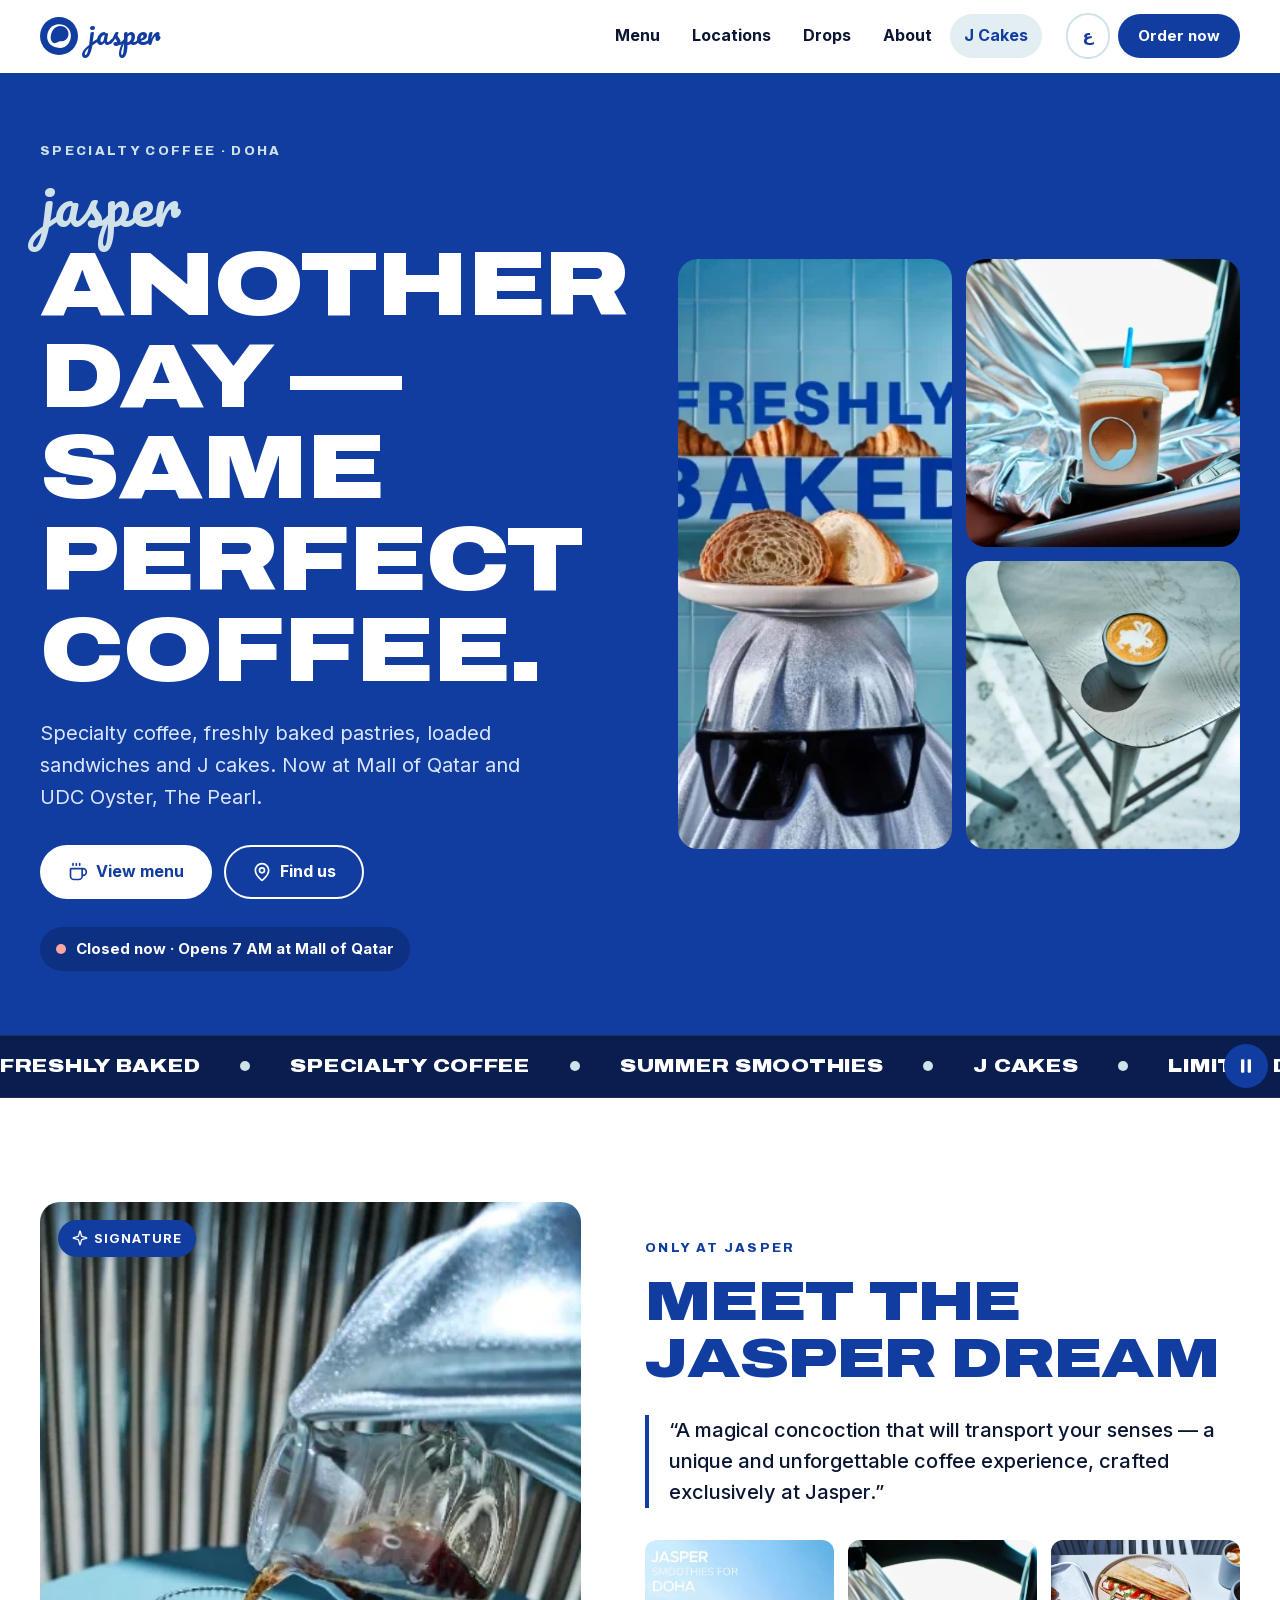
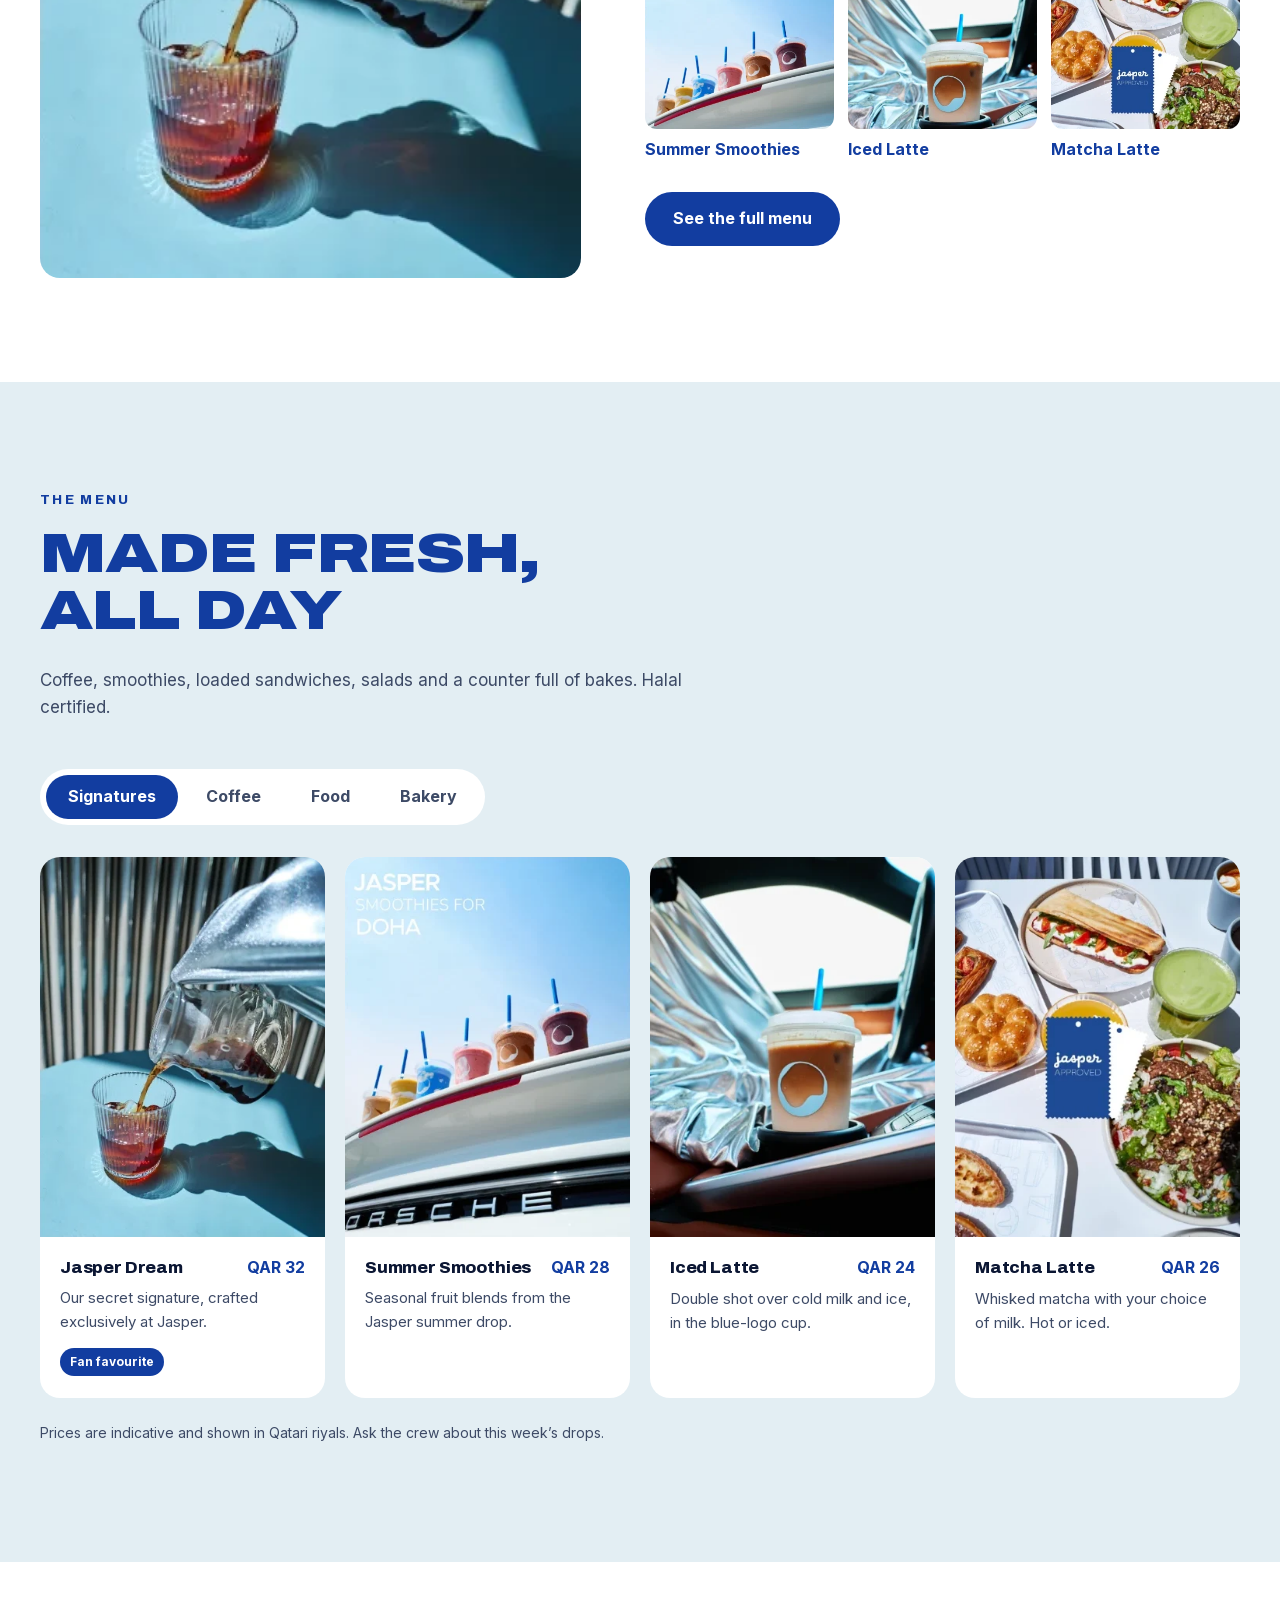
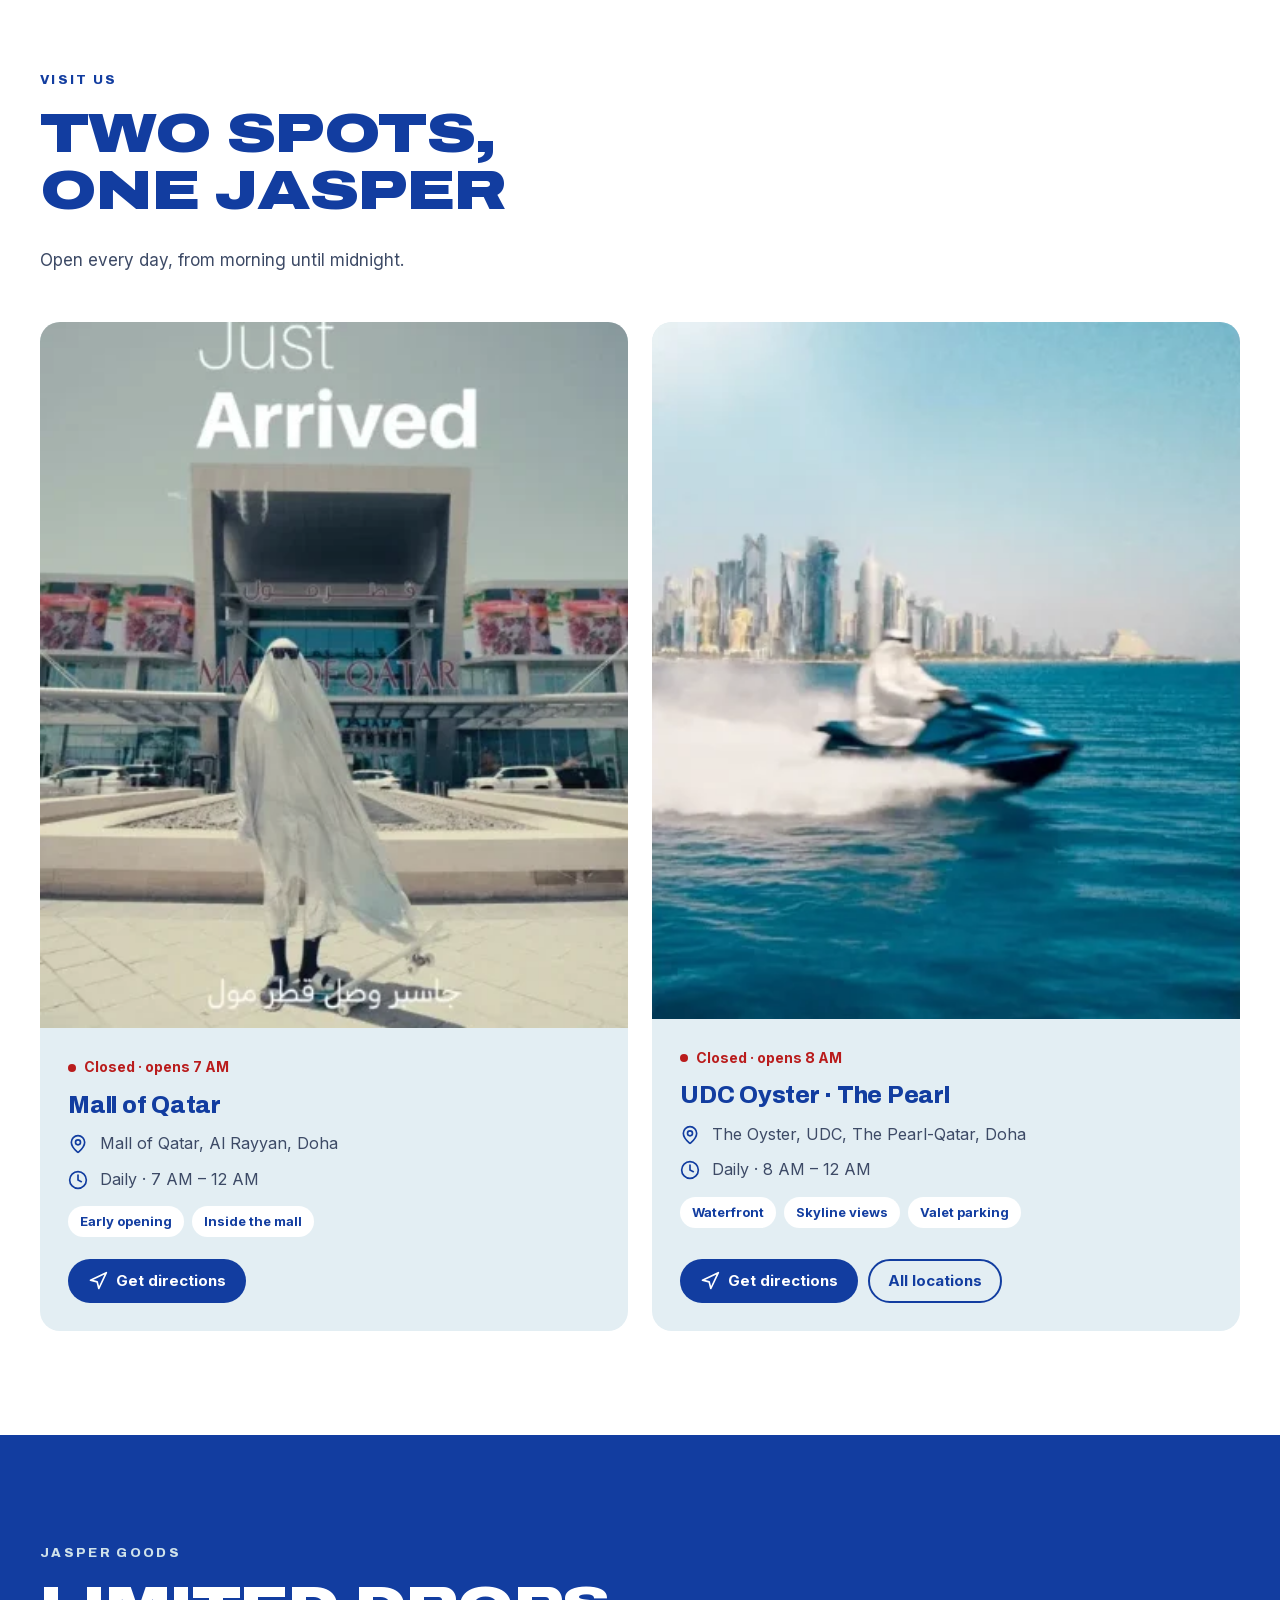
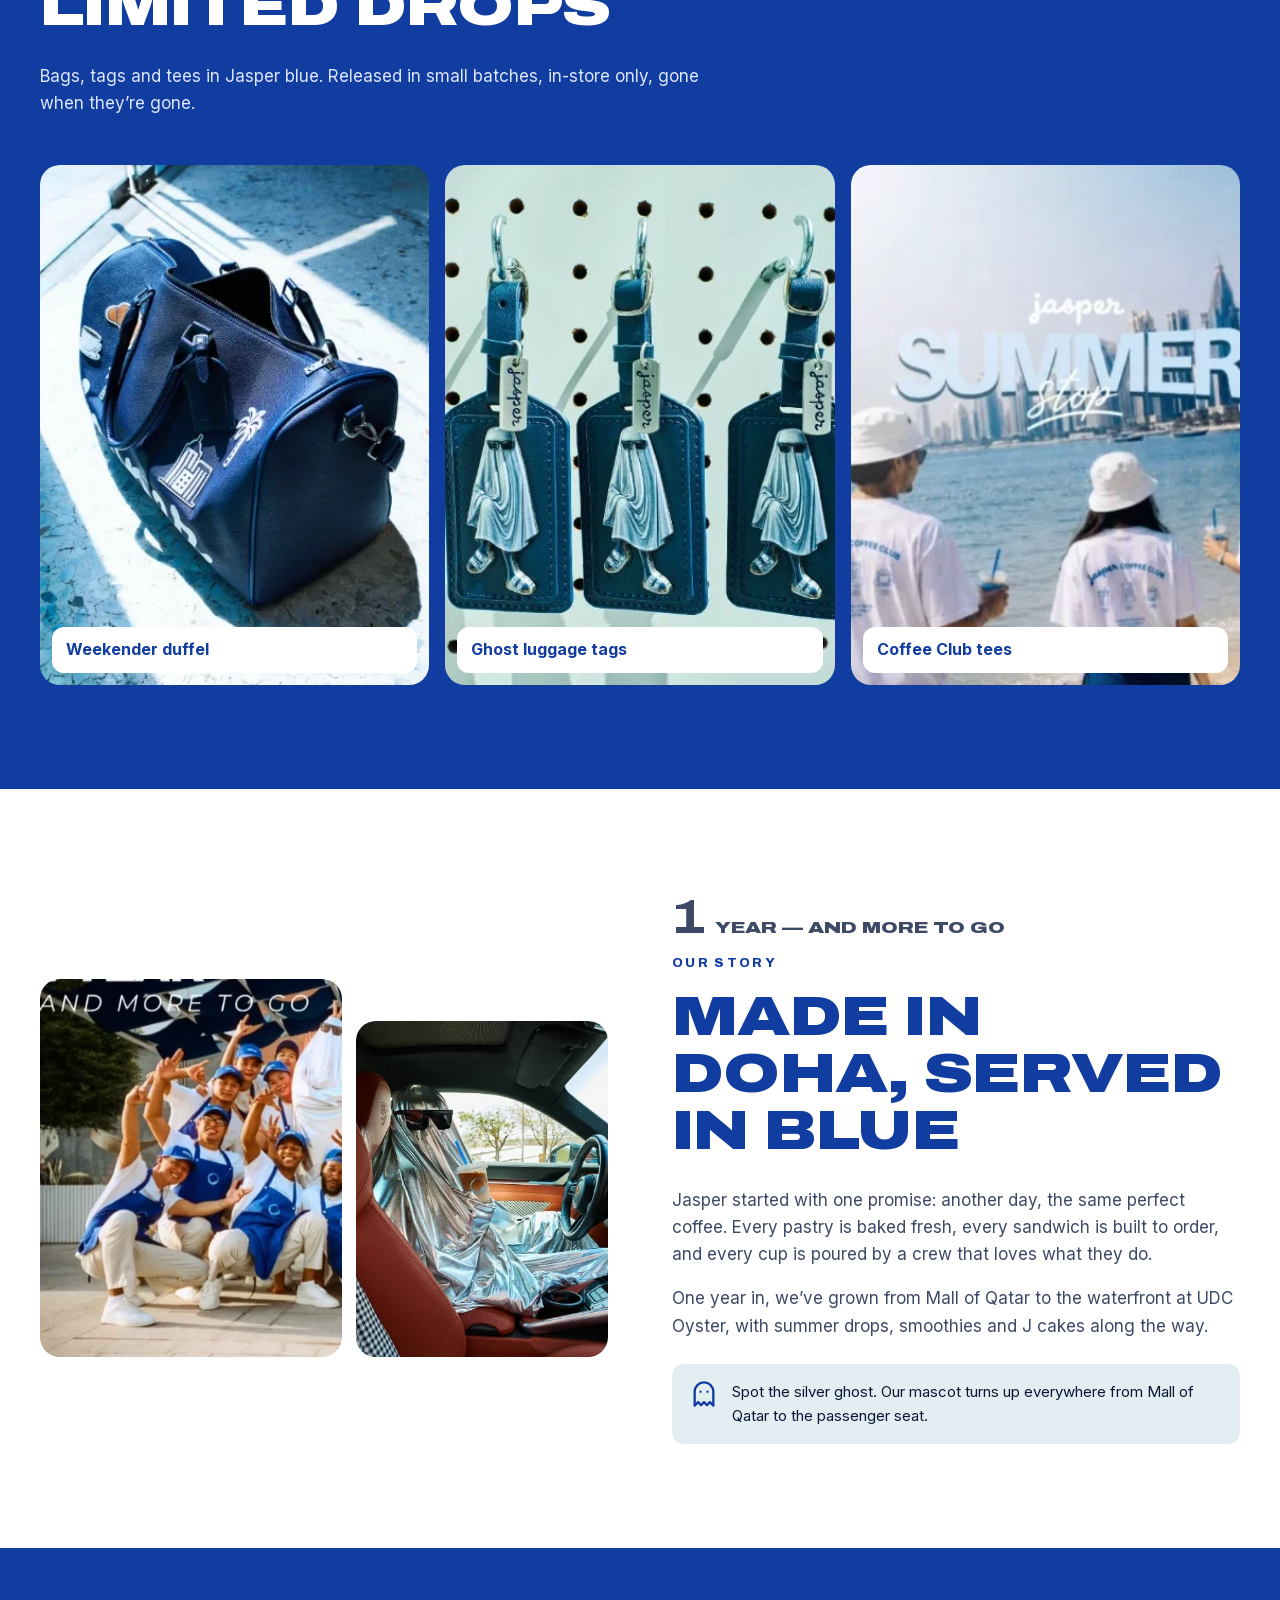
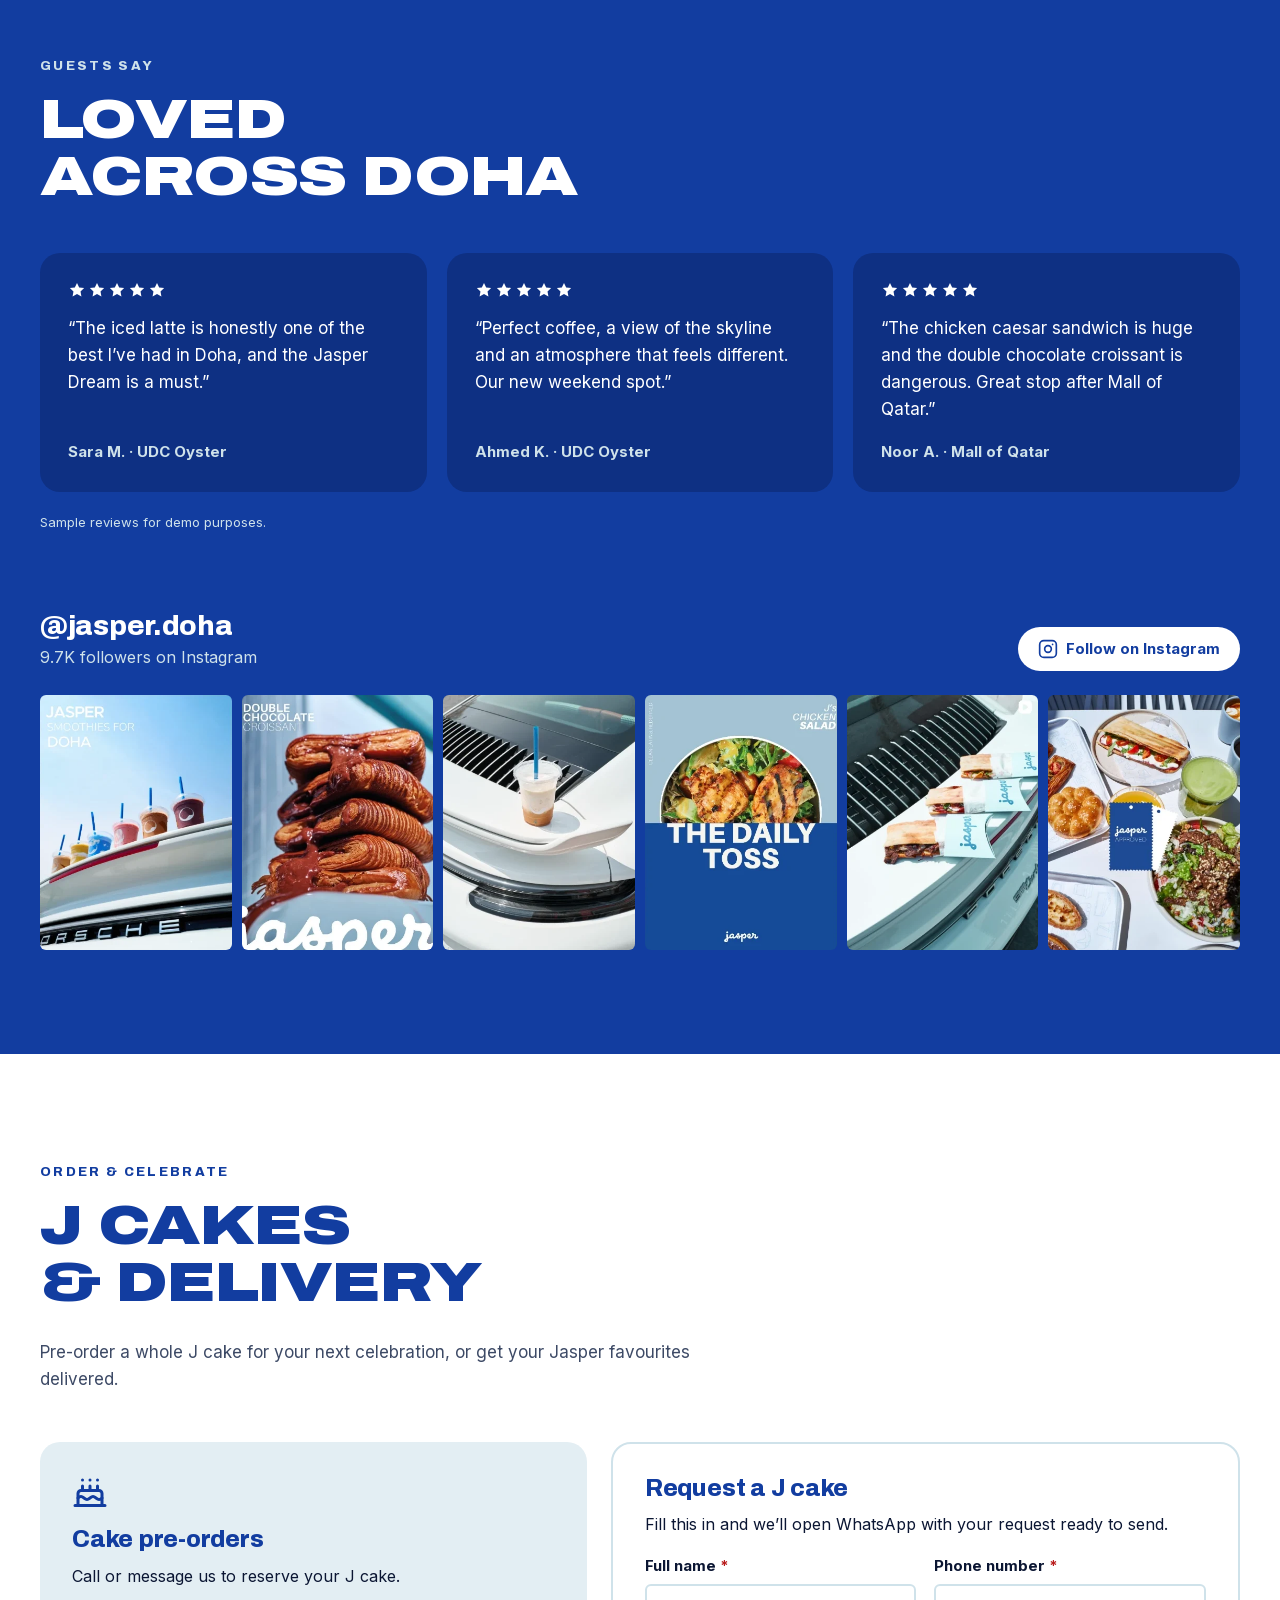
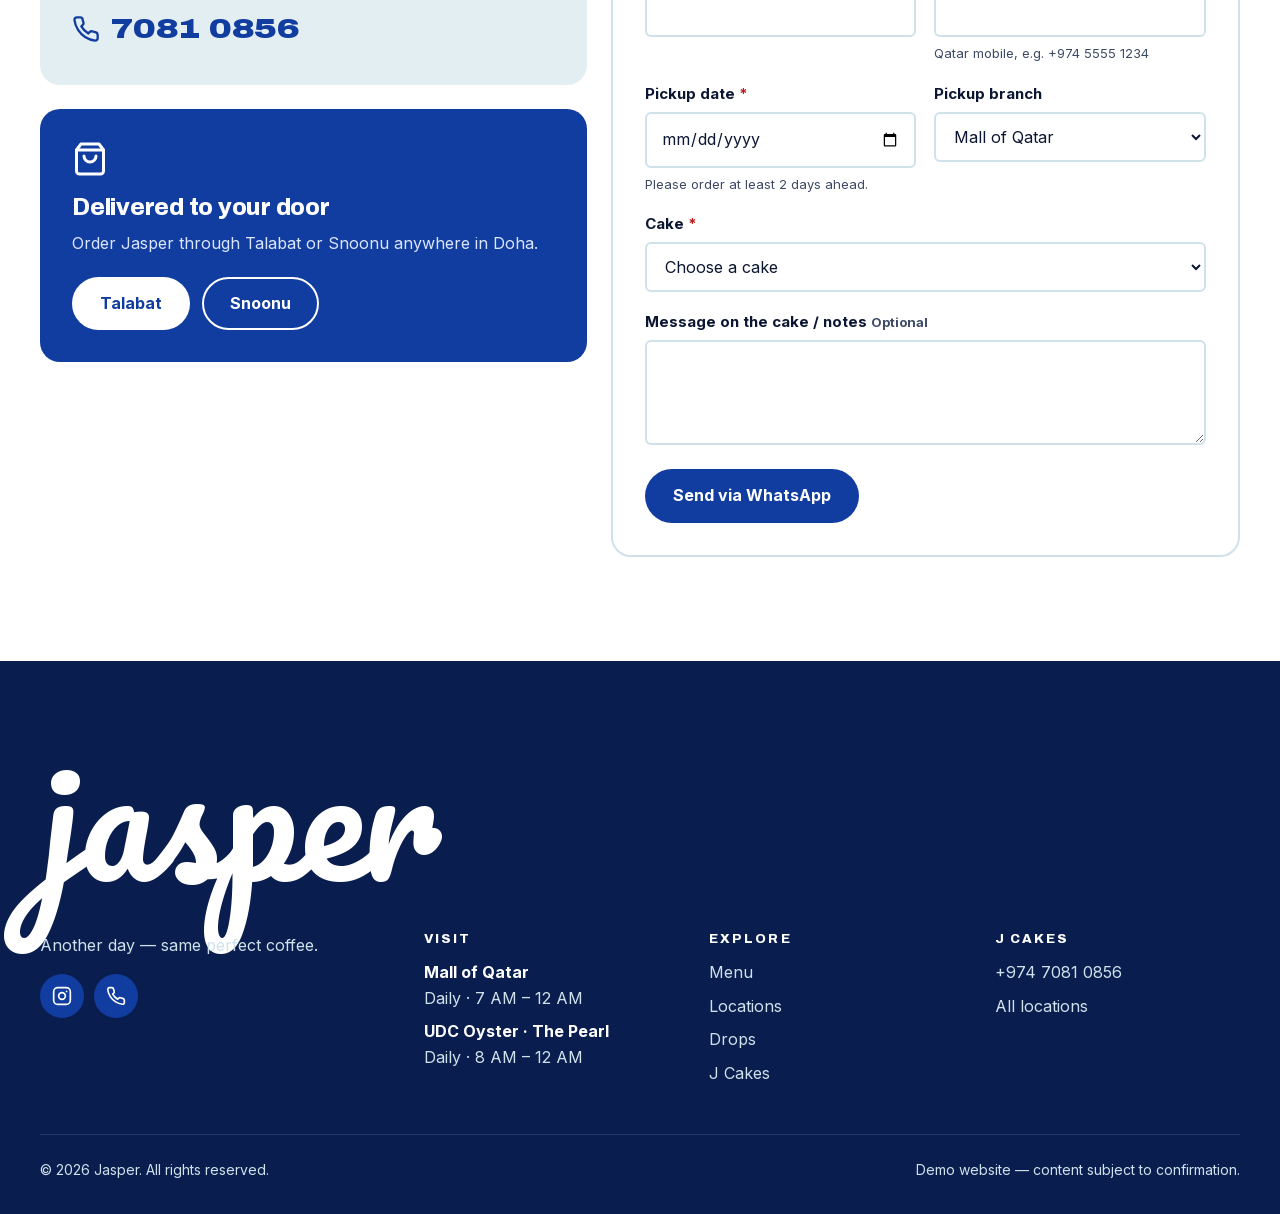
<file: jasper-coffee/index.html>
<!doctype html>
<html lang="en" dir="ltr">
<head>
  <meta charset="utf-8">
  <meta name="viewport" content="width=device-width, initial-scale=1">
  <title>Jasper — Specialty Coffee in Doha | Mall of Qatar &amp; UDC Oyster, The Pearl</title>
  <meta name="description" content="Another day — same perfect coffee. Specialty coffee, fresh bakes, sandwiches and J cakes at Jasper, Mall of Qatar and UDC Oyster, The Pearl, Doha.">
  <meta name="theme-color" content="#123da0">
  <meta property="og:type" content="website">
  <meta property="og:title" content="Jasper — Another day, same perfect coffee">
  <meta property="og:description" content="Specialty coffee, fresh bakes and J cakes at Mall of Qatar and UDC Oyster, The Pearl.">
  <meta property="og:image" content="assets/img/freshly-baked.webp">
  <link rel="icon" href="data:image/svg+xml,%3Csvg xmlns='http://www.w3.org/2000/svg' viewBox='0 0 64 64'%3E%3Ccircle cx='32' cy='32' r='32' fill='%23123da0'/%3E%3Cpath d='M32 12c11 0 20 8 20 19s-7 21-19 21-21-7-21-19 9-21 20-21z' fill='%23fff'/%3E%3Cpath d='M34 15c8 0 14 6 14 13 0 8-6 13-13 13-4 0-7 3-10 3-4 0-7-4-7-9 0-11 7-20 16-20z' fill='%23123da0'/%3E%3C/svg%3E">

  <link rel="stylesheet" href="assets/fonts/fonts.css">
  <link rel="stylesheet" href="assets/styles.css">

  <script type="application/ld+json">
  {
    "@context": "https://schema.org",
    "@graph": [
      {
        "@type": "CafeOrCoffeeShop",
        "name": "Jasper - Mall of Qatar",
        "slogan": "Another day — same perfect coffee",
        "servesCuisine": ["Coffee", "Bakery", "Sandwiches"],
        "telephone": "+974 7081 0856",
        "address": { "@type": "PostalAddress", "streetAddress": "Mall of Qatar", "addressLocality": "Al Rayyan", "addressCountry": "QA" },
        "geo": { "@type": "GeoCoordinates", "latitude": 25.324813, "longitude": 51.350813 },
        "hasMap": "https://www.google.com/maps/place/Jasper+-+Mall+of+Qatar/@25.324813,51.3482381,17z/data=!3m1!4b1!4m6!3m5!1s0x3e45df5b791e3d37:0xe3aea9904a92c3f8!8m2!3d25.324813!4d51.350813!16s%2Fg%2F11xgnsybxm",
        "openingHours": "Mo-Su 07:00-24:00",
        "sameAs": ["https://www.instagram.com/jasper.doha/"]
      },
      {
        "@type": "CafeOrCoffeeShop",
        "name": "Jasper - UDC Oyster, The Pearl",
        "slogan": "Another day — same perfect coffee",
        "servesCuisine": ["Coffee", "Bakery", "Sandwiches"],
        "telephone": "+974 7081 0856",
        "address": { "@type": "PostalAddress", "streetAddress": "The Oyster, UDC, The Pearl-Qatar", "addressLocality": "Doha", "addressCountry": "QA" },
        "openingHours": "Mo-Su 08:00-24:00",
        "sameAs": ["https://www.instagram.com/jasper.doha/"]
      }
    ]
  }
  </script>
</head>
<body>
  <!-- Inline SVG icons (Lucide-style) + Jasper mark -->
  <svg width="0" height="0" style="position:absolute" aria-hidden="true" focusable="false">
    <defs>
      <symbol id="jasper-mark" viewBox="0 0 64 64"><circle cx="32" cy="32" r="32" fill="currentColor"/><path d="M32 12c11 0 20 8 20 19s-7 21-19 21-21-7-21-19 9-21 20-21z" fill="#fff"/><path d="M34 15c8 0 14 6 14 13 0 8-6 13-13 13-4 0-7 3-10 3-4 0-7-4-7-9 0-11 7-20 16-20z" fill="currentColor"/></symbol>
      <symbol id="i-coffee" viewBox="0 0 24 24" fill="none" stroke="currentColor" stroke-width="2" stroke-linecap="round" stroke-linejoin="round"><path d="M10 2v2M14 2v2M6 2v2"/><path d="M16 8a1 1 0 0 1 1 1v8a4 4 0 0 1-4 4H7a4 4 0 0 1-4-4V9a1 1 0 0 1 1-1h14a4 4 0 1 1 0 8h-1"/></symbol>
      <symbol id="i-pin" viewBox="0 0 24 24" fill="none" stroke="currentColor" stroke-width="2" stroke-linecap="round" stroke-linejoin="round"><path d="M20 10c0 5-5.5 10.2-7.4 11.8a1 1 0 0 1-1.2 0C9.5 20.2 4 15 4 10a8 8 0 0 1 16 0"/><circle cx="12" cy="10" r="3"/></symbol>
      <symbol id="i-clock" viewBox="0 0 24 24" fill="none" stroke="currentColor" stroke-width="2" stroke-linecap="round" stroke-linejoin="round"><circle cx="12" cy="12" r="10"/><path d="M12 6v6l4 2"/></symbol>
      <symbol id="i-phone" viewBox="0 0 24 24" fill="none" stroke="currentColor" stroke-width="2" stroke-linecap="round" stroke-linejoin="round"><path d="M22 16.9v3a2 2 0 0 1-2.2 2 19.8 19.8 0 0 1-8.6-3.1 19.5 19.5 0 0 1-6-6A19.8 19.8 0 0 1 2.1 4.2 2 2 0 0 1 4.1 2h3a2 2 0 0 1 2 1.7c.1.9.4 1.8.7 2.7a2 2 0 0 1-.5 2.1L8 9.8a16 16 0 0 0 6 6l1.3-1.3a2 2 0 0 1 2.1-.4c.9.3 1.8.6 2.7.7a2 2 0 0 1 1.7 2z"/></symbol>
      <symbol id="i-nav" viewBox="0 0 24 24" fill="none" stroke="currentColor" stroke-width="2" stroke-linecap="round" stroke-linejoin="round"><path d="m3 11 19-9-9 19-2-8-8-2z"/></symbol>
      <symbol id="i-sparkle" viewBox="0 0 24 24" fill="none" stroke="currentColor" stroke-width="2" stroke-linecap="round" stroke-linejoin="round"><path d="M9.9 15.5A2 2 0 0 0 8.5 14.1L2.4 12.5a.5.5 0 0 1 0-1l6.1-1.6a2 2 0 0 0 1.4-1.4l1.6-6.1a.5.5 0 0 1 1 0l1.6 6.1a2 2 0 0 0 1.4 1.4l6.1 1.6a.5.5 0 0 1 0 1l-6.1 1.6a2 2 0 0 0-1.4 1.4l-1.6 6.1a.5.5 0 0 1-1 0z"/></symbol>
      <symbol id="i-menu" viewBox="0 0 24 24" fill="none" stroke="currentColor" stroke-width="2" stroke-linecap="round"><path d="M4 6h16M4 12h16M4 18h16"/></symbol>
      <symbol id="i-star" viewBox="0 0 24 24" fill="currentColor"><path d="M12 2.5l2.9 6 6.6.9-4.8 4.6 1.2 6.5L12 17.4l-5.9 3.1 1.2-6.5L2.5 9.4l6.6-.9z"/></symbol>
      <symbol id="i-insta" viewBox="0 0 24 24" fill="none" stroke="currentColor" stroke-width="2" stroke-linecap="round" stroke-linejoin="round"><rect x="2" y="2" width="20" height="20" rx="5"/><circle cx="12" cy="12" r="4"/><path d="M17.5 6.5h.01"/></symbol>
      <symbol id="i-bag" viewBox="0 0 24 24" fill="none" stroke="currentColor" stroke-width="2" stroke-linecap="round" stroke-linejoin="round"><path d="M6 2 3 6v14a2 2 0 0 0 2 2h14a2 2 0 0 0 2-2V6l-3-4z"/><path d="M3 6h18M16 10a4 4 0 0 1-8 0"/></symbol>
      <symbol id="i-cake" viewBox="0 0 24 24" fill="none" stroke="currentColor" stroke-width="2" stroke-linecap="round" stroke-linejoin="round"><path d="M20 21v-8a2 2 0 0 0-2-2H6a2 2 0 0 0-2 2v8"/><path d="M4 16s.5-1 2-1 2.5 2 4 2 2.5-2 4-2 2.5 2 4 2 2-1 2-1M2 21h20M7 8v3M12 8v3M17 8v3M7 4h.01M12 4h.01M17 4h.01"/></symbol>
      <symbol id="i-check" viewBox="0 0 24 24" fill="none" stroke="currentColor" stroke-width="2" stroke-linecap="round" stroke-linejoin="round"><circle cx="12" cy="12" r="10"/><path d="m9 12 2 2 4-4"/></symbol>
      <symbol id="i-ghost" viewBox="0 0 24 24" fill="none" stroke="currentColor" stroke-width="2" stroke-linecap="round" stroke-linejoin="round"><path d="M9 10h.01M15 10h.01M12 2a8 8 0 0 0-8 8v12l3-3 2.5 2.5L12 19l2.5 2.5L17 19l3 3V10a8 8 0 0 0-8-8z"/></symbol>
      <symbol id="i-pause" viewBox="0 0 24 24" fill="currentColor"><rect x="6" y="4" width="4" height="16" rx="1"/><rect x="14" y="4" width="4" height="16" rx="1"/></symbol>
      <symbol id="i-play" viewBox="0 0 24 24" fill="currentColor"><path d="M7 4v16l13-8z"/></symbol>
    </defs>
  </svg>

  <a class="skip-link" href="#main" data-i18n="skip">Skip to main content</a>

  <header class="site-header">
    <div class="container header-inner">
      <a class="logo" href="#top" aria-label="Jasper — home">
        <svg class="logo-mark" aria-hidden="true"><use href="#jasper-mark"/></svg>
        <span class="logo-word" aria-hidden="true">jasper</span>
      </a>

      <nav class="nav" id="site-nav" data-i18n-attr="aria-label:nav.label" aria-label="Main">
        <ul class="nav-list">
          <li><a href="#menu" data-i18n="nav.menu">Menu</a></li>
          <li><a href="#branches" data-i18n="nav.branches">Locations</a></li>
          <li><a href="#drops" data-i18n="nav.drops">Drops</a></li>
          <li><a href="#about" data-i18n="nav.about">About</a></li>
          <li><a href="#order" data-i18n="nav.order">J Cakes</a></li>
        </ul>
      </nav>

      <div class="header-actions">
        <button class="lang-toggle" id="lang-toggle" type="button" lang="ar" aria-label="Switch to Arabic">ع</button>
        <a class="btn btn--primary btn--sm" href="#order"><span data-i18n="cta.order">Order now</span></a>
        <button class="menu-toggle" id="menu-toggle" type="button" aria-expanded="false" aria-controls="site-nav" aria-label="Open menu">
          <svg class="icon" aria-hidden="true"><use href="#i-menu"/></svg>
        </button>
      </div>
    </div>
  </header>

  <main id="main" tabindex="-1">
    <!-- HERO -->
    <section class="hero" id="top" aria-labelledby="hero-title">
      <div class="container hero-grid">
        <div>
          <span class="eyebrow" data-i18n="hero.eyebrow">Specialty coffee · Doha</span>
          <h1 id="hero-title"><span class="script">jasper</span><span data-i18n="hero.title">Another day — same perfect coffee.</span></h1>
          <p class="hero-lede" data-i18n="hero.lede">Specialty coffee, freshly baked pastries, loaded sandwiches and J cakes. Now at Mall of Qatar and UDC Oyster, The Pearl.</p>
          <div class="hero-ctas">
            <a class="btn btn--white" href="#menu"><svg class="icon" aria-hidden="true"><use href="#i-coffee"/></svg><span data-i18n="hero.cta1">View menu</span></a>
            <a class="btn btn--outline-white" href="#branches"><svg class="icon" aria-hidden="true"><use href="#i-pin"/></svg><span data-i18n="hero.cta2">Find us</span></a>
          </div>
          <p class="status-pill" id="hero-status" role="status">
            <span class="status-dot" aria-hidden="true"></span>
            <span id="hero-status-text">Open now</span>
          </p>
        </div>
        <!-- Photos cropped from @jasper.doha screenshots. TODO: swap for full-resolution originals from the owner. -->
        <div class="mosaic" aria-hidden="true">
          <div class="ph"><img src="assets/img/freshly-baked.webp" alt="" width="366" height="488" fetchpriority="high"></div>
          <div class="ph"><img src="assets/img/iced-car.webp" alt="" width="366" height="488"></div>
          <div class="ph"><img src="assets/img/latte-art.webp" alt="" width="368" height="490"></div>
        </div>
      </div>
    </section>

    <!-- TICKER -->
    <div class="ticker" id="ticker" aria-label="Highlights" role="region" data-i18n-attr="aria-label:ticker.label">
      <div class="ticker-track">
        <div class="ticker-set" style="display:inline-flex;gap:inherit">
          <span data-i18n="ticker.1">Freshly baked</span><span data-i18n="ticker.2">Specialty coffee</span><span data-i18n="ticker.3">Summer smoothies</span><span data-i18n="ticker.4">J cakes</span><span data-i18n="ticker.5">Limited drops</span><span data-i18n="ticker.6">The daily toss</span>
        </div>
        <div class="ticker-set" style="display:inline-flex;gap:inherit" aria-hidden="true">
          <span data-i18n="ticker.1">Freshly baked</span><span data-i18n="ticker.2">Specialty coffee</span><span data-i18n="ticker.3">Summer smoothies</span><span data-i18n="ticker.4">J cakes</span><span data-i18n="ticker.5">Limited drops</span><span data-i18n="ticker.6">The daily toss</span>
        </div>
      </div>
      <button class="ticker-pause" id="ticker-pause" type="button" aria-pressed="false" data-i18n-attr="aria-label:ticker.pause" aria-label="Pause scrolling text">
        <svg class="icon" aria-hidden="true"><use href="#i-pause"/></svg>
      </button>
    </div>

    <!-- SIGNATURE -->
    <section class="section" aria-labelledby="sig-title">
      <div class="container signature-grid">
        <div class="signature-media ph reveal">
          <img src="assets/img/cold-brew.webp" alt="" data-i18n-attr="alt:sig.alt" width="368" height="490" loading="lazy" decoding="async">
          <span class="badge"><svg aria-hidden="true"><use href="#i-sparkle"/></svg><span data-i18n="sig.badge">Signature</span></span>
        </div>
        <div class="signature-copy reveal">
          <span class="eyebrow" data-i18n="sig.eyebrow">Only at Jasper</span>
          <h2 id="sig-title" data-i18n="sig.title">Meet the Jasper Dream</h2>
          <blockquote data-i18n="sig.quote">“A magical concoction that will transport your senses — a unique and unforgettable coffee experience, crafted exclusively at Jasper.”</blockquote>
          <ul class="mini-list" id="sig-list"></ul>
          <a class="btn btn--primary" href="#menu"><span data-i18n="sig.cta">See the full menu</span></a>
        </div>
      </div>
    </section>

    <!-- MENU -->
    <section class="section section--ice" id="menu" aria-labelledby="menu-title">
      <div class="container">
        <div class="section-head reveal">
          <span class="eyebrow" data-i18n="menu.eyebrow">The menu</span>
          <h2 id="menu-title" data-i18n="menu.title">Made fresh, all day</h2>
          <p data-i18n="menu.lede">Coffee, smoothies, loaded sandwiches, salads and a counter full of bakes. Halal certified.</p>
        </div>

        <div class="tabs" role="tablist" data-i18n-attr="aria-label:menu.tabs" aria-label="Menu categories">
          <button class="tab" role="tab" id="tab-signatures" data-tab="signatures" aria-selected="true" aria-controls="menu-panel" tabindex="0" data-i18n="menu.signatures">Signatures</button>
          <button class="tab" role="tab" id="tab-coffee" data-tab="coffee" aria-selected="false" aria-controls="menu-panel" tabindex="-1" data-i18n="menu.coffee">Coffee</button>
          <button class="tab" role="tab" id="tab-food" data-tab="food" aria-selected="false" aria-controls="menu-panel" tabindex="-1" data-i18n="menu.food">Food</button>
          <button class="tab" role="tab" id="tab-bakery" data-tab="bakery" aria-selected="false" aria-controls="menu-panel" tabindex="-1" data-i18n="menu.bakery">Bakery</button>
        </div>

        <ul class="menu-grid" id="menu-panel" role="tabpanel" aria-labelledby="tab-signatures" tabindex="0"></ul>
        <p class="note" data-i18n="menu.note">Prices are indicative and shown in Qatari riyals.</p>
      </div>
    </section>

    <!-- BRANCHES -->
    <section class="section" id="branches" aria-labelledby="br-title">
      <div class="container">
        <div class="section-head reveal">
          <span class="eyebrow" data-i18n="br.eyebrow">Visit us</span>
          <h2 id="br-title" data-i18n="br.title">Two spots, one Jasper</h2>
          <p data-i18n="br.lede">Open every day, from morning until midnight.</p>
        </div>

        <div class="branch-grid">
          <article class="branch-card reveal" aria-labelledby="moq-name">
            <div class="ph"><img src="assets/img/moq-arrived.webp" alt="" data-i18n-attr="alt:br.moq.alt" width="368" height="442" loading="lazy" decoding="async"></div>
            <div class="branch-body">
              <p class="branch-status" id="status-moq"><span class="status-dot" aria-hidden="true"></span><span></span></p>
              <h3 id="moq-name" data-i18n="br.moq.name">Mall of Qatar</h3>
              <ul class="info-list">
                <li><svg class="icon" aria-hidden="true"><use href="#i-pin"/></svg><span><span class="visually-hidden" data-i18n="br.addressLabel">Address</span> <span data-i18n="br.moq.address">Mall of Qatar, Al Rayyan, Doha</span></span></li>
                <li><svg class="icon" aria-hidden="true"><use href="#i-clock"/></svg><span><span class="visually-hidden" data-i18n="br.hoursLabel">Opening hours</span> <span data-i18n="br.moq.hours">Daily · 7 AM – 12 AM</span></span></li>
              </ul>
              <div class="chips"><span class="chip" data-i18n="br.moq.chip1">Early opening</span><span class="chip" data-i18n="br.moq.chip2">Inside the mall</span></div>
              <div class="branch-actions">
                <a class="btn btn--primary btn--sm" href="https://www.google.com/maps/place/Jasper+-+Mall+of+Qatar/@25.324813,51.3482381,17z/data=!3m1!4b1!4m6!3m5!1s0x3e45df5b791e3d37:0xe3aea9904a92c3f8!8m2!3d25.324813!4d51.350813!16s%2Fg%2F11xgnsybxm" target="_blank" rel="noopener"><svg class="icon" aria-hidden="true"><use href="#i-nav"/></svg><span data-i18n="br.directions">Get directions</span></a>
              </div>
            </div>
          </article>

          <article class="branch-card reveal" aria-labelledby="pearl-name">
            <div class="ph"><img src="assets/img/jetski.webp" alt="" data-i18n-attr="alt:br.pearl.alt" width="368" height="436" loading="lazy" decoding="async"></div>
            <div class="branch-body">
              <p class="branch-status" id="status-pearl"><span class="status-dot" aria-hidden="true"></span><span></span></p>
              <h3 id="pearl-name" data-i18n="br.pearl.name">UDC Oyster · The Pearl</h3>
              <ul class="info-list">
                <li><svg class="icon" aria-hidden="true"><use href="#i-pin"/></svg><span><span class="visually-hidden" data-i18n="br.addressLabel">Address</span> <span data-i18n="br.pearl.address">The Oyster, UDC, The Pearl-Qatar, Doha</span></span></li>
                <li><svg class="icon" aria-hidden="true"><use href="#i-clock"/></svg><span><span class="visually-hidden" data-i18n="br.hoursLabel">Opening hours</span> <span data-i18n="br.pearl.hours">Daily · 8 AM – 12 AM</span></span></li>
              </ul>
              <div class="chips"><span class="chip" data-i18n="br.pearl.chip1">Waterfront</span><span class="chip" data-i18n="br.pearl.chip2">Skyline views</span><span class="chip" data-i18n="br.pearl.chip3">Valet parking</span></div>
              <div class="branch-actions">
                <!-- TODO: confirm this is the Pearl pin (second short link supplied) -->
                <a class="btn btn--primary btn--sm" href="https://maps.app.goo.gl/QiEiWHcrL4QmgPqV6" target="_blank" rel="noopener"><svg class="icon" aria-hidden="true"><use href="#i-nav"/></svg><span data-i18n="br.directions">Get directions</span></a>
                <a class="btn btn--ghost btn--sm" href="https://tinyurl.com/jasperlocation" target="_blank" rel="noopener"><span data-i18n="br.allLocations">All locations</span></a>
              </div>
            </div>
          </article>
        </div>
      </div>
    </section>

    <!-- DROPS -->
    <section class="section section--blue on-blue" id="drops" aria-labelledby="drops-title">
      <div class="container">
        <div class="section-head reveal">
          <span class="eyebrow" data-i18n="drops.eyebrow">Jasper goods</span>
          <h2 id="drops-title" data-i18n="drops.title">Limited drops</h2>
          <p data-i18n="drops.lede">Bags, tags and tees in Jasper blue. Released in small batches, in-store only, gone when they’re gone.</p>
        </div>
        <div class="drops-grid">
          <figure class="drop ph reveal" style="margin:0"><img src="assets/img/duffel.webp" alt="" data-i18n-attr="alt:drops.alt1" width="368" height="490" loading="lazy" decoding="async"><figcaption data-i18n="drops.item1">Weekender duffel</figcaption></figure>
          <figure class="drop ph reveal" style="margin:0"><img src="assets/img/keychains.webp" alt="" data-i18n-attr="alt:drops.alt2" width="368" height="490" loading="lazy" decoding="async"><figcaption data-i18n="drops.item2">Ghost luggage tags</figcaption></figure>
          <figure class="drop ph reveal" style="margin:0"><img src="assets/img/summer-crew.webp" alt="" data-i18n-attr="alt:drops.alt3" width="318" height="424" loading="lazy" decoding="async"><figcaption data-i18n="drops.item3">Coffee Club tees</figcaption></figure>
        </div>
      </div>
    </section>

    <!-- ABOUT -->
    <section class="section" id="about" aria-labelledby="about-title">
      <div class="container about-grid">
        <div class="about-photos reveal">
          <div class="ph"><img src="assets/img/crew.webp" alt="" data-i18n-attr="alt:about.alt1" width="368" height="444" loading="lazy" decoding="async"></div>
          <div class="ph"><img src="assets/img/ghost-car.webp" alt="" data-i18n-attr="alt:about.alt2" width="366" height="490" loading="lazy" decoding="async"></div>
        </div>
        <div class="about-copy reveal">
          <p class="year-badge"><strong>1</strong><span data-i18n="about.year">Year — and more to go</span></p>
          <span class="eyebrow" data-i18n="about.eyebrow">Our story</span>
          <h2 id="about-title" data-i18n="about.title">Made in Doha, served in blue</h2>
          <!-- TODO: replace with the owners' real story -->
          <p data-i18n="about.p1">Jasper started with one promise: another day, the same perfect coffee. Every pastry is baked fresh, every sandwich is built to order, and every cup is poured by a crew that loves what they do.</p>
          <p data-i18n="about.p2">One year in, we’ve grown from Mall of Qatar to the waterfront at UDC Oyster, with summer drops, smoothies and J cakes along the way.</p>
          <div class="ghost-note">
            <svg aria-hidden="true"><use href="#i-ghost"/></svg>
            <p data-i18n="about.ghost">Spot the silver ghost. Our mascot turns up everywhere from Mall of Qatar to the passenger seat.</p>
          </div>
        </div>
      </div>
    </section>

    <!-- REVIEWS + INSTAGRAM -->
    <section class="section section--blue on-blue" aria-labelledby="rev-title">
      <div class="container">
        <div class="section-head reveal">
          <span class="eyebrow" data-i18n="rev.eyebrow">Guests say</span>
          <h2 id="rev-title" data-i18n="rev.title">Loved across Doha</h2>
        </div>
        <!-- TODO: replace with real Google reviews (with permission) -->
        <ul class="review-grid">
          <li class="reveal"><figure class="review">
            <div class="stars" role="img" data-i18n-attr="aria-label:rev.stars" aria-label="Rated 5 out of 5"><svg aria-hidden="true"><use href="#i-star"/></svg><svg aria-hidden="true"><use href="#i-star"/></svg><svg aria-hidden="true"><use href="#i-star"/></svg><svg aria-hidden="true"><use href="#i-star"/></svg><svg aria-hidden="true"><use href="#i-star"/></svg></div>
            <blockquote data-i18n="rev.1">“The iced latte is one of the best I’ve had in Doha.”</blockquote>
            <figcaption data-i18n="rev.1by">Sara M. · UDC Oyster</figcaption>
          </figure></li>
          <li class="reveal"><figure class="review">
            <div class="stars" role="img" data-i18n-attr="aria-label:rev.stars" aria-label="Rated 5 out of 5"><svg aria-hidden="true"><use href="#i-star"/></svg><svg aria-hidden="true"><use href="#i-star"/></svg><svg aria-hidden="true"><use href="#i-star"/></svg><svg aria-hidden="true"><use href="#i-star"/></svg><svg aria-hidden="true"><use href="#i-star"/></svg></div>
            <blockquote data-i18n="rev.2">“Perfect coffee and a view of the skyline.”</blockquote>
            <figcaption data-i18n="rev.2by">Ahmed K. · UDC Oyster</figcaption>
          </figure></li>
          <li class="reveal"><figure class="review">
            <div class="stars" role="img" data-i18n-attr="aria-label:rev.stars" aria-label="Rated 5 out of 5"><svg aria-hidden="true"><use href="#i-star"/></svg><svg aria-hidden="true"><use href="#i-star"/></svg><svg aria-hidden="true"><use href="#i-star"/></svg><svg aria-hidden="true"><use href="#i-star"/></svg><svg aria-hidden="true"><use href="#i-star"/></svg></div>
            <blockquote data-i18n="rev.3">“The chicken caesar sandwich is huge.”</blockquote>
            <figcaption data-i18n="rev.3by">Noor A. · Mall of Qatar</figcaption>
          </figure></li>
        </ul>
        <p class="sample-label" data-i18n="rev.sample">Sample reviews for demo purposes.</p>

        <div class="insta reveal">
          <div class="insta-head">
            <div>
              <h3>@jasper.doha</h3>
              <p data-i18n="ig.followers">9.7K followers on Instagram</p>
            </div>
            <a class="btn btn--white btn--sm" href="https://www.instagram.com/jasper.doha/" target="_blank" rel="noopener"><svg class="icon" aria-hidden="true"><use href="#i-insta"/></svg><span data-i18n="ig.follow">Follow on Instagram</span></a>
          </div>
          <ul class="insta-grid">
            <li><a href="https://www.instagram.com/jasper.doha/" target="_blank" rel="noopener"><div class="ph"><img src="assets/img/smoothies.webp" alt="" data-i18n-attr="alt:ig.alt1" width="368" height="490" loading="lazy" decoding="async"></div></a></li>
            <li><a href="https://www.instagram.com/jasper.doha/" target="_blank" rel="noopener"><div class="ph"><img src="assets/img/choc-croissant.webp" alt="" data-i18n-attr="alt:ig.alt2" width="366" height="488" loading="lazy" decoding="async"></div></a></li>
            <li><a href="https://www.instagram.com/jasper.doha/" target="_blank" rel="noopener"><div class="ph"><img src="assets/img/iced-porsche.webp" alt="" data-i18n-attr="alt:ig.alt3" width="366" height="490" loading="lazy" decoding="async"></div></a></li>
            <li><a href="https://www.instagram.com/jasper.doha/" target="_blank" rel="noopener"><div class="ph"><img src="assets/img/daily-toss.webp" alt="" data-i18n-attr="alt:ig.alt4" width="368" height="488" loading="lazy" decoding="async"></div></a></li>
            <li><a href="https://www.instagram.com/jasper.doha/" target="_blank" rel="noopener"><div class="ph"><img src="assets/img/wraps-porsche.webp" alt="" data-i18n-attr="alt:ig.alt5" width="366" height="490" loading="lazy" decoding="async"></div></a></li>
            <li><a href="https://www.instagram.com/jasper.doha/" target="_blank" rel="noopener"><div class="ph"><img src="assets/img/approved-spread.webp" alt="" data-i18n-attr="alt:ig.alt6" width="366" height="488" loading="lazy" decoding="async"></div></a></li>
          </ul>
        </div>
      </div>
    </section>

    <!-- ORDER + J CAKES -->
    <section class="section" id="order" aria-labelledby="order-title">
      <div class="container">
        <div class="section-head reveal">
          <span class="eyebrow" data-i18n="order.eyebrow">Order &amp; celebrate</span>
          <h2 id="order-title" data-i18n="order.title">J cakes &amp; delivery</h2>
          <p data-i18n="order.lede">Pre-order a whole J cake for your next celebration, or get your Jasper favourites delivered.</p>
        </div>

        <div class="order-grid">
          <div class="order-side">
            <div class="cakes-card reveal">
              <svg class="icon" aria-hidden="true" style="width:36px;height:36px;color:var(--blue);margin-block-end:10px"><use href="#i-cake"/></svg>
              <h3 data-i18n="order.cakesTitle">Cake pre-orders</h3>
              <p data-i18n="order.cakesText">Call or message us to reserve your J cake.</p>
              <a class="phone-big" href="tel:+97470810856" dir="ltr"><svg class="icon" aria-hidden="true" style="width:28px;height:28px"><use href="#i-phone"/></svg>7081 0856</a>
            </div>
            <div class="delivery-card reveal">
              <svg class="icon" aria-hidden="true" style="width:36px;height:36px;margin-block-end:10px"><use href="#i-bag"/></svg>
              <h3 data-i18n="order.deliveryTitle">Delivered to your door</h3>
              <p data-i18n="order.deliveryText">Order Jasper through Talabat or Snoonu anywhere in Doha.</p>
              <div class="delivery-actions">
                <a class="btn btn--white" href="https://www.talabat.com/qatar/jasper-cafe" target="_blank" rel="noopener">Talabat</a>
                <a class="btn btn--outline-white" href="https://snoonu.com/restaurants/jasper-caf%C3%A9" target="_blank" rel="noopener">Snoonu</a>
              </div>
            </div>
          </div>

          <div class="form-card reveal">
            <h3 data-i18n="form.title">Request a J cake</h3>
            <p data-i18n="form.intro">Fill this in and we’ll open WhatsApp with your request ready to send.</p>
            <form id="preorder-form" novalidate>
              <div class="form-grid">
                <div class="field">
                  <label for="f-name"><span data-i18n="form.name">Full name</span> <span class="req" aria-hidden="true">*</span></label>
                  <input id="f-name" name="name" type="text" autocomplete="name" required aria-describedby="name-error">
                  <p class="field-error" id="name-error" aria-live="polite"></p>
                </div>
                <div class="field">
                  <label for="f-phone"><span data-i18n="form.phone">Phone number</span> <span class="req" aria-hidden="true">*</span></label>
                  <input id="f-phone" name="phone" type="tel" inputmode="tel" autocomplete="tel" dir="ltr" required aria-describedby="phone-hint phone-error">
                  <p class="field-hint" id="phone-hint" data-i18n="form.phoneHint">Qatar mobile, e.g. +974 5555 1234</p>
                  <p class="field-error" id="phone-error" aria-live="polite"></p>
                </div>
                <div class="field">
                  <label for="f-date"><span data-i18n="form.date">Pickup date</span> <span class="req" aria-hidden="true">*</span></label>
                  <input id="f-date" name="date" type="date" required aria-describedby="date-hint date-error">
                  <p class="field-hint" id="date-hint" data-i18n="form.dateHint">Please order at least 2 days ahead.</p>
                  <p class="field-error" id="date-error" aria-live="polite"></p>
                </div>
                <div class="field">
                  <label for="f-branch" data-i18n="form.branch">Pickup branch</label>
                  <select id="f-branch" name="branch">
                    <option value="moq" data-i18n="br.moq.name">Mall of Qatar</option>
                    <option value="pearl" data-i18n="br.pearl.name">UDC Oyster · The Pearl</option>
                  </select>
                </div>
                <div class="field field--full">
                  <label for="f-cake"><span data-i18n="form.cake">Cake</span> <span class="req" aria-hidden="true">*</span></label>
                  <select id="f-cake" name="cake" required aria-describedby="cake-error">
                    <option value="" data-i18n="form.cakeChoose">Choose a cake</option>
                    <option value="strawberry" data-i18n="form.cake1">Strawberry Shortcake</option>
                    <option value="tiramisu" data-i18n="form.cake2">Tiramisu</option>
                    <option value="banoffee" data-i18n="form.cake3">Banoffee</option>
                    <option value="dulce" data-i18n="form.cake4">Dulce de Leche</option>
                  </select>
                  <p class="field-error" id="cake-error" aria-live="polite"></p>
                </div>
                <div class="field field--full">
                  <label for="f-notes"><span data-i18n="form.notes">Message on the cake / notes</span> <span class="field-hint" data-i18n="form.notesHint">Optional</span></label>
                  <textarea id="f-notes" name="notes" rows="3"></textarea>
                </div>
              </div>
              <div class="form-footer">
                <button class="btn btn--primary" id="form-submit" type="submit"><span data-i18n="form.submit">Send via WhatsApp</span></button>
              </div>
              <p class="form-status" id="form-status" role="status" hidden>
                <svg class="icon" aria-hidden="true"><use href="#i-check"/></svg>
                <span><span data-i18n="form.success">WhatsApp opened with your request.</span> <a id="wa-fallback" href="#" target="_blank" rel="noopener" hidden data-i18n="form.waFallback">WhatsApp didn’t open? Tap here.</a></span>
              </p>
            </form>
          </div>
        </div>
      </div>
    </section>
  </main>

  <footer class="site-footer">
    <div class="container">
      <p class="footer-word" aria-hidden="true">jasper</p>
      <div class="footer-grid">
        <div>
          <p data-i18n="footer.tagline">Another day — same perfect coffee.</p>
          <div class="socials">
            <a href="https://www.instagram.com/jasper.doha/" target="_blank" rel="noopener" aria-label="Instagram"><svg class="icon" aria-hidden="true"><use href="#i-insta"/></svg></a>
            <a href="tel:+97470810856" data-i18n-attr="aria-label:footer.call" aria-label="Call Jasper"><svg class="icon" aria-hidden="true"><use href="#i-phone"/></svg></a>
          </div>
        </div>
        <div>
          <h2 data-i18n="footer.visit">Visit</h2>
          <ul>
            <li><strong data-i18n="br.moq.name">Mall of Qatar</strong><br><span data-i18n="br.moq.hours">Daily · 7 AM – 12 AM</span></li>
            <li><strong data-i18n="br.pearl.name">UDC Oyster · The Pearl</strong><br><span data-i18n="br.pearl.hours">Daily · 8 AM – 12 AM</span></li>
          </ul>
        </div>
        <div>
          <h2 data-i18n="footer.explore">Explore</h2>
          <ul>
            <li><a href="#menu" data-i18n="nav.menu">Menu</a></li>
            <li><a href="#branches" data-i18n="nav.branches">Locations</a></li>
            <li><a href="#drops" data-i18n="nav.drops">Drops</a></li>
            <li><a href="#order" data-i18n="nav.order">J Cakes</a></li>
          </ul>
        </div>
        <div>
          <h2 data-i18n="footer.cakes">J cakes</h2>
          <ul>
            <li><a href="tel:+97470810856" dir="ltr">+974 7081 0856</a></li>
            <li><a href="https://tinyurl.com/jasperlocation" target="_blank" rel="noopener" data-i18n="br.allLocations">All locations</a></li>
          </ul>
        </div>
      </div>
      <div class="footer-bottom">
        <span id="year-line">© Jasper. All rights reserved.</span>
        <span data-i18n="footer.demo">Demo website — content subject to confirmation.</span>
      </div>
    </div>
  </footer>

  <script src="assets/app.js" defer></script>
</body>
</html>
</file>
<file: jasper-coffee/assets/fonts/fonts.css>
/* Self-hosted from Google Fonts (SIL Open Font License) so the demo works offline. */
/* Archivo · latin */
@font-face {
  font-family: 'Archivo';
  font-style: normal;
  font-weight: 700 900;
  font-stretch: 100% 125%;
  font-display: swap;
  src: url(archivo-latin-0.woff2) format('woff2');
  unicode-range: U+0000-00FF, U+0131, U+0152-0153, U+02BB-02BC, U+02C6, U+02DA, U+02DC, U+0304, U+0308, U+0329, U+2000-206F, U+20AC, U+2122, U+2191, U+2193, U+2212, U+2215, U+FEFF, U+FFFD;
}
/* IBM Plex Sans Arabic · arabic */
@font-face {
  font-family: 'IBM Plex Sans Arabic';
  font-style: normal;
  font-weight: 400;
  font-display: swap;
  src: url(ibm-plex-sans-arabic-arabic-1.woff2) format('woff2');
  unicode-range: U+0600-06FF, U+0750-077F, U+0870-088E, U+0890-0891, U+0897-08E1, U+08E3-08FF, U+200C-200E, U+2010-2011, U+204F, U+2E41, U+FB50-FDFF, U+FE70-FE74, U+FE76-FEFC, U+102E0-102FB, U+10E60-10E7E, U+10EC2-10EC4, U+10EFC-10EFF, U+1EE00-1EE03, U+1EE05-1EE1F, U+1EE21-1EE22, U+1EE24, U+1EE27, U+1EE29-1EE32, U+1EE34-1EE37, U+1EE39, U+1EE3B, U+1EE42, U+1EE47, U+1EE49, U+1EE4B, U+1EE4D-1EE4F, U+1EE51-1EE52, U+1EE54, U+1EE57, U+1EE59, U+1EE5B, U+1EE5D, U+1EE5F, U+1EE61-1EE62, U+1EE64, U+1EE67-1EE6A, U+1EE6C-1EE72, U+1EE74-1EE77, U+1EE79-1EE7C, U+1EE7E, U+1EE80-1EE89, U+1EE8B-1EE9B, U+1EEA1-1EEA3, U+1EEA5-1EEA9, U+1EEAB-1EEBB, U+1EEF0-1EEF1;
}
/* IBM Plex Sans Arabic · latin */
@font-face {
  font-family: 'IBM Plex Sans Arabic';
  font-style: normal;
  font-weight: 400;
  font-display: swap;
  src: url(ibm-plex-sans-arabic-latin-2.woff2) format('woff2');
  unicode-range: U+0000-00FF, U+0131, U+0152-0153, U+02BB-02BC, U+02C6, U+02DA, U+02DC, U+0304, U+0308, U+0329, U+2000-206F, U+20AC, U+2122, U+2191, U+2193, U+2212, U+2215, U+FEFF, U+FFFD;
}
/* IBM Plex Sans Arabic · arabic */
@font-face {
  font-family: 'IBM Plex Sans Arabic';
  font-style: normal;
  font-weight: 500;
  font-display: swap;
  src: url(ibm-plex-sans-arabic-arabic-3.woff2) format('woff2');
  unicode-range: U+0600-06FF, U+0750-077F, U+0870-088E, U+0890-0891, U+0897-08E1, U+08E3-08FF, U+200C-200E, U+2010-2011, U+204F, U+2E41, U+FB50-FDFF, U+FE70-FE74, U+FE76-FEFC, U+102E0-102FB, U+10E60-10E7E, U+10EC2-10EC4, U+10EFC-10EFF, U+1EE00-1EE03, U+1EE05-1EE1F, U+1EE21-1EE22, U+1EE24, U+1EE27, U+1EE29-1EE32, U+1EE34-1EE37, U+1EE39, U+1EE3B, U+1EE42, U+1EE47, U+1EE49, U+1EE4B, U+1EE4D-1EE4F, U+1EE51-1EE52, U+1EE54, U+1EE57, U+1EE59, U+1EE5B, U+1EE5D, U+1EE5F, U+1EE61-1EE62, U+1EE64, U+1EE67-1EE6A, U+1EE6C-1EE72, U+1EE74-1EE77, U+1EE79-1EE7C, U+1EE7E, U+1EE80-1EE89, U+1EE8B-1EE9B, U+1EEA1-1EEA3, U+1EEA5-1EEA9, U+1EEAB-1EEBB, U+1EEF0-1EEF1;
}
/* IBM Plex Sans Arabic · latin */
@font-face {
  font-family: 'IBM Plex Sans Arabic';
  font-style: normal;
  font-weight: 500;
  font-display: swap;
  src: url(ibm-plex-sans-arabic-latin-4.woff2) format('woff2');
  unicode-range: U+0000-00FF, U+0131, U+0152-0153, U+02BB-02BC, U+02C6, U+02DA, U+02DC, U+0304, U+0308, U+0329, U+2000-206F, U+20AC, U+2122, U+2191, U+2193, U+2212, U+2215, U+FEFF, U+FFFD;
}
/* IBM Plex Sans Arabic · arabic */
@font-face {
  font-family: 'IBM Plex Sans Arabic';
  font-style: normal;
  font-weight: 700;
  font-display: swap;
  src: url(ibm-plex-sans-arabic-arabic-5.woff2) format('woff2');
  unicode-range: U+0600-06FF, U+0750-077F, U+0870-088E, U+0890-0891, U+0897-08E1, U+08E3-08FF, U+200C-200E, U+2010-2011, U+204F, U+2E41, U+FB50-FDFF, U+FE70-FE74, U+FE76-FEFC, U+102E0-102FB, U+10E60-10E7E, U+10EC2-10EC4, U+10EFC-10EFF, U+1EE00-1EE03, U+1EE05-1EE1F, U+1EE21-1EE22, U+1EE24, U+1EE27, U+1EE29-1EE32, U+1EE34-1EE37, U+1EE39, U+1EE3B, U+1EE42, U+1EE47, U+1EE49, U+1EE4B, U+1EE4D-1EE4F, U+1EE51-1EE52, U+1EE54, U+1EE57, U+1EE59, U+1EE5B, U+1EE5D, U+1EE5F, U+1EE61-1EE62, U+1EE64, U+1EE67-1EE6A, U+1EE6C-1EE72, U+1EE74-1EE77, U+1EE79-1EE7C, U+1EE7E, U+1EE80-1EE89, U+1EE8B-1EE9B, U+1EEA1-1EEA3, U+1EEA5-1EEA9, U+1EEAB-1EEBB, U+1EEF0-1EEF1;
}
/* IBM Plex Sans Arabic · latin */
@font-face {
  font-family: 'IBM Plex Sans Arabic';
  font-style: normal;
  font-weight: 700;
  font-display: swap;
  src: url(ibm-plex-sans-arabic-latin-6.woff2) format('woff2');
  unicode-range: U+0000-00FF, U+0131, U+0152-0153, U+02BB-02BC, U+02C6, U+02DA, U+02DC, U+0304, U+0308, U+0329, U+2000-206F, U+20AC, U+2122, U+2191, U+2193, U+2212, U+2215, U+FEFF, U+FFFD;
}
/* Inter · latin */
@font-face {
  font-family: 'Inter';
  font-style: normal;
  font-weight: 400;
  font-display: swap;
  src: url(inter-latin-7.woff2) format('woff2');
  unicode-range: U+0000-00FF, U+0131, U+0152-0153, U+02BB-02BC, U+02C6, U+02DA, U+02DC, U+0304, U+0308, U+0329, U+2000-206F, U+20AC, U+2122, U+2191, U+2193, U+2212, U+2215, U+FEFF, U+FFFD;
}
/* Inter · latin */
@font-face {
  font-family: 'Inter';
  font-style: normal;
  font-weight: 500;
  font-display: swap;
  src: url(inter-latin-7.woff2) format('woff2');
  unicode-range: U+0000-00FF, U+0131, U+0152-0153, U+02BB-02BC, U+02C6, U+02DA, U+02DC, U+0304, U+0308, U+0329, U+2000-206F, U+20AC, U+2122, U+2191, U+2193, U+2212, U+2215, U+FEFF, U+FFFD;
}
/* Inter · latin */
@font-face {
  font-family: 'Inter';
  font-style: normal;
  font-weight: 600;
  font-display: swap;
  src: url(inter-latin-7.woff2) format('woff2');
  unicode-range: U+0000-00FF, U+0131, U+0152-0153, U+02BB-02BC, U+02C6, U+02DA, U+02DC, U+0304, U+0308, U+0329, U+2000-206F, U+20AC, U+2122, U+2191, U+2193, U+2212, U+2215, U+FEFF, U+FFFD;
}
/* Inter · latin */
@font-face {
  font-family: 'Inter';
  font-style: normal;
  font-weight: 700;
  font-display: swap;
  src: url(inter-latin-7.woff2) format('woff2');
  unicode-range: U+0000-00FF, U+0131, U+0152-0153, U+02BB-02BC, U+02C6, U+02DA, U+02DC, U+0304, U+0308, U+0329, U+2000-206F, U+20AC, U+2122, U+2191, U+2193, U+2212, U+2215, U+FEFF, U+FFFD;
}
/* Pacifico · latin */
@font-face {
  font-family: 'Pacifico';
  font-style: normal;
  font-weight: 400;
  font-display: swap;
  src: url(pacifico-latin-8.woff2) format('woff2');
  unicode-range: U+0000-00FF, U+0131, U+0152-0153, U+02BB-02BC, U+02C6, U+02DA, U+02DC, U+0304, U+0308, U+0329, U+2000-206F, U+20AC, U+2122, U+2191, U+2193, U+2212, U+2215, U+FEFF, U+FFFD;
}
</file>
<file: jasper-coffee/assets/styles.css>
/* Jasper — demo site styles
   Brand read from @jasper.doha: cobalt blue + white + ice blue, flat block colour,
   wide heavy uppercase headlines, script wordmark. Logical properties keep the
   Arabic (RTL) version mirrored automatically. */

:root {
  --blue: #123da0;           /* logo blue, sampled from the Instagram avatar */
  --blue-700: #0e3083;
  --blue-900: #0a1d4f;
  --ice: #e3eef3;            /* pale aqua backgrounds in their product shots */
  --ice-200: #cfe2ea;
  --white: #ffffff;
  --ink: #0b1633;
  --ink-muted: #3d4a66;
  --silver: #c9d1dc;
  --success: #15803d;
  --danger: #b91c1c;

  --color-primary: var(--blue);
  --color-on-primary: var(--white);
  --color-background: var(--white);
  --color-surface: var(--ice);
  --color-foreground: var(--ink);
  --color-muted-foreground: var(--ink-muted);
  --color-border: var(--ice-200);
  --color-ring: var(--blue);

  --font-display: "Archivo", "Arial Black", system-ui, sans-serif;
  --font-script: "Pacifico", "Brush Script MT", cursive;
  --font-body: "Inter", system-ui, -apple-system, "Segoe UI", sans-serif;

  --radius-sm: 6px;
  --radius: 12px;
  --radius-lg: 20px;

  --space-section: 104px;
  --container: 1240px;
  --gutter: 20px;

  --ease-out: cubic-bezier(0.22, 1, 0.36, 1);
  --dur: 200ms;
  --z-header: 40;
  --z-skip: 100;
}

html[lang="ar"] {
  --font-display: "IBM Plex Sans Arabic", "Archivo", sans-serif;
  --font-body: "IBM Plex Sans Arabic", "Inter", system-ui, sans-serif;
}

*,
*::before,
*::after { box-sizing: border-box; }

html { scroll-behavior: smooth; scroll-padding-top: 84px; -webkit-text-size-adjust: 100%; }

body {
  margin: 0;
  font-family: var(--font-body);
  font-size: 1rem;
  line-height: 1.6;
  color: var(--color-foreground);
  background: var(--color-background);
  -webkit-font-smoothing: antialiased;
  overflow-x: hidden;
}

img { display: block; max-width: 100%; height: auto; }
a { color: inherit; }
button, input, select, textarea { font: inherit; color: inherit; }
button { cursor: pointer; }

h1, h2, h3 {
  font-family: var(--font-display);
  line-height: 1.02;
  margin: 0 0 0.5em;
  text-wrap: balance;
  letter-spacing: -0.01em;
}
h1, h2 { font-weight: 900; text-transform: uppercase; font-stretch: 125%; }
h1 { font-size: clamp(2.5rem, 7vw, 5.75rem); }
h2 { font-size: clamp(2rem, 4.6vw, 3.5rem); color: var(--blue); }
h3 { font-size: 1.1875rem; font-weight: 800; }
p { margin: 0 0 1em; }
html[lang="ar"] h1, html[lang="ar"] h2, html[lang="ar"] h3 { line-height: 1.3; letter-spacing: 0; font-weight: 700; }

:focus-visible {
  outline: 3px solid var(--color-ring);
  outline-offset: 3px;
  border-radius: 4px;
}
.on-blue :focus-visible, .hero :focus-visible, .ticker :focus-visible, .site-footer :focus-visible { outline-color: #fff; }

.visually-hidden {
  position: absolute !important;
  width: 1px; height: 1px;
  overflow: hidden; clip: rect(0 0 0 0);
  white-space: nowrap;
}

.skip-link {
  position: absolute;
  inset-inline-start: 16px;
  top: -100px;
  z-index: var(--z-skip);
  background: var(--blue);
  color: #fff;
  padding: 12px 18px;
  border-radius: var(--radius-sm);
  text-decoration: none;
  font-weight: 700;
}
.skip-link:focus { top: 16px; }

.container {
  width: 100%;
  max-width: var(--container);
  margin-inline: auto;
  padding-inline: var(--gutter);
}

.section { padding-block: var(--space-section); }
.section--ice { background: var(--ice); }
.section--blue { background: var(--blue); color: #fff; }
.section--blue h2, .section--blue h3 { color: #fff; }

.eyebrow {
  display: inline-block;
  font-family: var(--font-display);
  font-size: 0.8125rem;
  font-weight: 800;
  letter-spacing: 0.18em;
  text-transform: uppercase;
  color: var(--blue);
  margin-block-end: 14px;
}
html[lang="ar"] .eyebrow { letter-spacing: 0; font-size: 0.9375rem; }
.section--blue .eyebrow, .hero .eyebrow { color: var(--ice-200); }

.script { font-family: var(--font-script); font-weight: 400; text-transform: none; letter-spacing: 0; }

.section-head { max-width: 680px; margin-block-end: 48px; }
.section-head p { color: var(--color-muted-foreground); font-size: 1.0625rem; }
.section--blue .section-head p { color: #dbe6ff; }

/* Buttons — flat, pill, colour-shift hover */
.btn {
  display: inline-flex;
  align-items: center;
  justify-content: center;
  gap: 8px;
  min-height: 48px;
  padding: 12px 26px;
  border-radius: 999px;
  border: 2px solid transparent;
  font-weight: 700;
  text-decoration: none;
  transition: background-color var(--dur) var(--ease-out), color var(--dur) var(--ease-out),
    border-color var(--dur) var(--ease-out), transform 120ms var(--ease-out);
  touch-action: manipulation;
}
.btn:active { transform: scale(0.97); }
.btn svg { width: 20px; height: 20px; flex-shrink: 0; }
.btn--primary { background: var(--blue); color: #fff; }
.btn--primary:hover { background: var(--blue-700); }
.btn--ghost { border-color: var(--blue); color: var(--blue); background: transparent; }
.btn--ghost:hover { background: var(--ice); }
.btn--white { background: #fff; color: var(--blue); }
.btn--white:hover { background: var(--ice); }
.btn--outline-white { border-color: #fff; color: #fff; }
.btn--outline-white:hover { background: rgb(255 255 255 / 0.12); }
.btn--sm { min-height: 44px; padding: 8px 18px; font-size: 0.9375rem; }
.btn[disabled] { opacity: 0.5; cursor: not-allowed; }

.icon { width: 20px; height: 20px; flex-shrink: 0; }

/* Header */
.site-header {
  position: sticky;
  top: 0;
  z-index: var(--z-header);
  background: #fff;
  border-block-end: 1px solid transparent;
  transition: border-color var(--dur);
}
.site-header.is-scrolled { border-color: var(--color-border); }
.header-inner { display: flex; align-items: center; gap: 24px; min-height: 72px; }

.logo {
  display: inline-flex;
  align-items: center;
  gap: 10px;
  min-height: 44px;
  text-decoration: none;
  color: var(--blue);
}
.logo-mark { width: 38px; height: 38px; flex-shrink: 0; }
.logo-word { font-family: var(--font-script); font-size: 1.75rem; line-height: 1; padding-block-end: 4px; }

.nav { margin-inline-start: auto; }
.nav-list { display: flex; gap: 4px; list-style: none; margin: 0; padding: 0; }
.nav-list a {
  display: inline-flex;
  align-items: center;
  min-height: 44px;
  padding: 8px 14px;
  border-radius: 999px;
  text-decoration: none;
  font-weight: 700;
  color: var(--ink);
  transition: color var(--dur), background-color var(--dur);
}
.nav-list a:hover, .nav-list a[aria-current="true"] { color: var(--blue); background: var(--ice); }

.header-actions { display: flex; align-items: center; gap: 8px; }
.lang-toggle {
  min-height: 44px;
  min-width: 44px;
  padding: 8px 14px;
  border-radius: 999px;
  border: 2px solid var(--ice-200);
  background: #fff;
  font-weight: 800;
  color: var(--blue);
}
.lang-toggle:hover { border-color: var(--blue); }

.menu-toggle {
  display: none;
  width: 44px; height: 44px;
  border-radius: 999px;
  border: 2px solid var(--ice-200);
  background: #fff;
  align-items: center;
  justify-content: center;
  color: var(--blue);
}

/* Hero — solid blue block + photo mosaic */
.hero { background: var(--blue); color: #fff; overflow: hidden; }
.hero-grid {
  display: grid;
  grid-template-columns: 1.05fr 1fr;
  gap: 48px;
  align-items: center;
  min-height: calc(100vh - 72px);
  min-height: calc(100dvh - 72px);
  padding-block: 64px;
}
.hero h1 { color: #fff; margin-block-end: 20px; }
.hero h1 .script { display: block; font-size: 0.62em; color: var(--ice-200); margin-block-end: 8px; }
.hero-lede { font-size: clamp(1.0625rem, 1.8vw, 1.25rem); color: #dbe6ff; max-width: 520px; margin-block-end: 32px; }
.hero-ctas { display: flex; flex-wrap: wrap; gap: 12px; margin-block-end: 28px; }

.status-pill {
  display: inline-flex;
  align-items: center;
  gap: 10px;
  padding: 10px 16px;
  border-radius: 999px;
  background: var(--blue-700);
  font-weight: 700;
  font-size: 0.9375rem;
  margin: 0;
}
.status-dot { width: 10px; height: 10px; border-radius: 50%; background: #4ade80; flex-shrink: 0; }
.is-closed .status-dot { background: #fca5a5; }

.mosaic {
  display: grid;
  grid-template-columns: 1fr 1fr;
  grid-template-rows: 1fr 1fr;
  gap: 14px;
  aspect-ratio: 1 / 1.05;
}
.mosaic .ph { border-radius: var(--radius-lg); overflow: hidden; }
.mosaic .ph:first-child { grid-row: 1 / 3; }

/* Ticker */
.ticker {
  background: var(--blue-900);
  color: #fff;
  overflow: hidden;
  white-space: nowrap;
  border-block: 1px solid rgb(255 255 255 / 0.08);
}
.ticker-track { display: inline-flex; gap: 40px; padding-block: 16px; animation: ticker 36s linear infinite; }
.ticker span {
  font-family: var(--font-display);
  font-weight: 900;
  font-stretch: 125%;
  text-transform: uppercase;
  letter-spacing: 0.04em;
  font-size: 1.125rem;
  display: inline-flex;
  align-items: center;
  gap: 40px;
}
.ticker span::after { content: ""; width: 10px; height: 10px; border-radius: 50%; background: var(--ice-200); }
html[lang="ar"] .ticker span { letter-spacing: 0; }
.ticker:hover .ticker-track, .ticker.is-paused .ticker-track { animation-play-state: paused; }
.ticker-pause {
  position: absolute;
  inset-inline-end: 12px;
  top: 50%;
  transform: translateY(-50%);
  width: 44px; height: 44px;
  border-radius: 999px;
  border: 0;
  background: var(--blue);
  color: #fff;
  display: inline-flex;
  align-items: center;
  justify-content: center;
}
.ticker { position: relative; }
@keyframes ticker { to { transform: translateX(-50%); } }
html[dir="rtl"] .ticker-track { animation-name: ticker-rtl; }
@keyframes ticker-rtl { to { transform: translateX(50%); } }

/* Image frames: ice tint shows if a photo fails */
.ph { background: var(--ice-200); position: relative; }
.ph img { width: 100%; height: 100%; object-fit: cover; }
.ph.img-failed::before {
  content: "";
  position: absolute;
  inset: 0;
  margin: auto;
  width: 34%;
  height: 34%;
  opacity: 0.6;
  background: no-repeat center / contain
    url("data:image/svg+xml,%3Csvg xmlns='http://www.w3.org/2000/svg' viewBox='0 0 24 24' fill='none' stroke='%23123da0' stroke-width='1.5' stroke-linecap='round' stroke-linejoin='round'%3E%3Cpath d='M10 2v2M14 2v2M16 8a1 1 0 0 1 1 1v8a4 4 0 0 1-4 4H7a4 4 0 0 1-4-4V9a1 1 0 0 1 1-1h14a4 4 0 1 1 0 8h-1M6 2v2'/%3E%3C/svg%3E");
}

/* Signature */
.signature-grid { display: grid; grid-template-columns: 1fr 1.1fr; gap: 64px; align-items: center; }
.signature-media { aspect-ratio: 4 / 5; border-radius: var(--radius-lg); overflow: hidden; position: relative; }
.badge {
  position: absolute;
  inset-block-start: 18px;
  inset-inline-start: 18px;
  background: var(--blue);
  color: #fff;
  font-weight: 800;
  font-size: 0.8125rem;
  letter-spacing: 0.08em;
  text-transform: uppercase;
  padding: 8px 14px;
  border-radius: 999px;
  display: inline-flex;
  gap: 6px;
  align-items: center;
}
html[lang="ar"] .badge { letter-spacing: 0; }
.badge svg { width: 16px; height: 16px; }
.signature-copy blockquote {
  margin: 0 0 32px;
  padding-inline-start: 20px;
  border-inline-start: 4px solid var(--blue);
  font-size: 1.25rem;
  font-weight: 500;
  line-height: 1.55;
  color: var(--ink);
}
.mini-list { list-style: none; padding: 0; margin: 0 0 32px; display: grid; grid-template-columns: repeat(3, 1fr); gap: 14px; }
.mini-list li { display: flex; flex-direction: column; gap: 10px; }
.mini-thumb { aspect-ratio: 1; border-radius: var(--radius); overflow: hidden; }
.mini-list strong { font-weight: 800; color: var(--blue); line-height: 1.3; }

/* Menu */
.tabs {
  display: flex;
  flex-wrap: wrap;
  gap: 6px;
  margin-block-end: 32px;
  padding: 6px;
  background: #fff;
  border-radius: 999px;
  width: fit-content;
  max-width: 100%;
}
.tab {
  min-height: 44px;
  padding: 8px 22px;
  border: 0;
  border-radius: 999px;
  background: transparent;
  font-weight: 800;
  color: var(--ink-muted);
  transition: background-color var(--dur), color var(--dur);
}
.tab:hover { color: var(--blue); background: var(--ice); }
.tab[aria-selected="true"] { background: var(--blue); color: #fff; }

.menu-grid {
  display: grid;
  grid-template-columns: repeat(auto-fill, minmax(250px, 1fr));
  gap: 20px;
  list-style: none;
  margin: 0;
  padding: 0;
}
.menu-card {
  background: #fff;
  border-radius: var(--radius-lg);
  overflow: hidden;
  display: flex;
  flex-direction: column;
  transition: transform var(--dur) var(--ease-out);
}
.menu-card:hover { transform: translateY(-4px); }
.menu-card .ph { aspect-ratio: 4 / 3.4; }
.menu-card-body { padding: 18px 20px 22px; display: flex; flex-direction: column; gap: 6px; flex: 1; }
.menu-card-top { display: flex; justify-content: space-between; align-items: baseline; gap: 12px; }
.menu-card h3 { margin: 0; font-size: 1.0625rem; }
.price { font-weight: 800; color: var(--blue); font-variant-numeric: tabular-nums; white-space: nowrap; }
.menu-card p { margin: 0; color: var(--ink-muted); font-size: 0.9375rem; }
.tag {
  align-self: flex-start;
  margin-block-start: 8px;
  font-size: 0.75rem;
  font-weight: 800;
  padding: 4px 10px;
  border-radius: 999px;
  background: var(--blue);
  color: #fff;
}
.note { margin-block-start: 24px; font-size: 0.875rem; color: var(--ink-muted); }

/* Branches */
.branch-grid { display: grid; grid-template-columns: repeat(2, 1fr); gap: 24px; }
.branch-card {
  background: var(--ice);
  border-radius: var(--radius-lg);
  overflow: hidden;
  display: flex;
  flex-direction: column;
}
.branch-card .ph { aspect-ratio: 16 / 10; }
.branch-body { padding: 28px; display: flex; flex-direction: column; gap: 14px; flex: 1; }
.branch-body h3 { font-size: 1.5rem; margin: 0; color: var(--blue); }
.branch-status { display: inline-flex; align-items: center; gap: 8px; font-weight: 800; font-size: 0.875rem; color: var(--success); margin: 0; }
.branch-status .status-dot { width: 8px; height: 8px; background: currentColor; }
.branch-status.is-closed { color: var(--danger); }
.info-list { list-style: none; margin: 0; padding: 0; display: grid; gap: 10px; }
.info-list li { display: flex; gap: 12px; align-items: flex-start; color: var(--ink-muted); }
.info-list svg { color: var(--blue); margin-block-start: 3px; }
.chips { display: flex; flex-wrap: wrap; gap: 8px; }
.chip { font-size: 0.8125rem; font-weight: 700; padding: 5px 12px; border-radius: 999px; background: #fff; color: var(--blue); }
.branch-actions { display: flex; flex-wrap: wrap; gap: 10px; margin-block-start: auto; padding-block-start: 8px; }

/* Drops (merch) */
.drops-grid { display: grid; grid-template-columns: 1fr 1fr 1fr; gap: 16px; }
.drop {
  position: relative;
  border-radius: var(--radius-lg);
  overflow: hidden;
  aspect-ratio: 3 / 4;
}
.drop figcaption {
  position: absolute;
  inset-inline: 12px;
  inset-block-end: 12px;
  background: #fff;
  color: var(--blue);
  font-weight: 800;
  padding: 10px 14px;
  border-radius: var(--radius);
}
.drops-intro { display: flex; flex-direction: column; justify-content: center; gap: 4px; padding: 32px; border-radius: var(--radius-lg); background: var(--blue-700); }
.drops-intro p { color: #dbe6ff; }

/* About */
.about-grid { display: grid; grid-template-columns: 1fr 1fr; gap: 64px; align-items: center; }
.about-photos { display: grid; grid-template-columns: 1.2fr 1fr; gap: 14px; align-items: end; }
.about-photos .ph { border-radius: var(--radius-lg); overflow: hidden; aspect-ratio: 3 / 4; }
.about-photos .ph:first-child { aspect-ratio: 4 / 5; }
.about-copy p { color: var(--ink-muted); font-size: 1.0625rem; }
.year-badge {
  display: flex;
  align-items: baseline;
  gap: 10px;
  font-family: var(--font-display);
  font-weight: 900;
  font-stretch: 125%;
  text-transform: uppercase;
  color: var(--blue);
  font-size: 1.125rem;
  margin-block-end: 8px;
}
.year-badge strong { font-size: 3rem; line-height: 1; }
.ghost-note {
  display: flex;
  gap: 14px;
  align-items: flex-start;
  margin-block-start: 24px;
  padding: 16px 18px;
  background: var(--ice);
  border-radius: var(--radius);
}
.ghost-note svg { color: var(--blue); width: 28px; height: 28px; flex-shrink: 0; }
.ghost-note p { margin: 0; font-size: 0.9375rem; color: var(--ink); }

/* Reviews + Instagram */
.review-grid { display: grid; grid-template-columns: repeat(3, 1fr); gap: 20px; list-style: none; margin: 0; padding: 0; }
.review {
  background: var(--blue-700);
  border-radius: var(--radius-lg);
  padding: 28px;
  display: flex;
  flex-direction: column;
  gap: 16px;
  margin: 0;
  height: 100%;
}
.stars { display: flex; gap: 2px; color: #fff; }
.stars svg { width: 18px; height: 18px; }
.review blockquote { margin: 0; font-size: 1.0625rem; line-height: 1.6; color: #fff; }
.review figcaption { font-weight: 700; color: var(--ice-200); font-size: 0.9375rem; margin-block-start: auto; }
.sample-label { font-size: 0.8125rem; color: var(--ice-200); margin-block-start: 20px; }

.insta { margin-block-start: 80px; }
.insta-head { display: flex; flex-wrap: wrap; justify-content: space-between; align-items: end; gap: 16px; margin-block-end: 24px; }
.insta-head h3 { font-size: 1.75rem; margin: 0; }
.insta-head p { margin: 4px 0 0; color: var(--ice-200); }
.insta-grid { display: grid; grid-template-columns: repeat(6, 1fr); gap: 10px; list-style: none; margin: 0; padding: 0; }
.insta-grid a { display: block; border-radius: var(--radius-sm); overflow: hidden; aspect-ratio: 3 / 4; }
.insta-grid .ph { width: 100%; height: 100%; transition: opacity var(--dur); }
.insta-grid a:hover .ph { opacity: 0.85; }

/* Order + cakes */
.order-grid { display: grid; grid-template-columns: 1fr 1.15fr; gap: 24px; align-items: stretch; }
.order-side { display: grid; gap: 24px; align-content: start; }
.delivery-card, .cakes-card { border-radius: var(--radius-lg); padding: 32px; }
.delivery-card { background: var(--blue); color: #fff; }
.delivery-card h3 { color: #fff; font-size: 1.5rem; }
.delivery-card p { color: #dbe6ff; }
.cakes-card { background: var(--ice); }
.cakes-card h3 { color: var(--blue); font-size: 1.5rem; }
.cakes-card .phone-big {
  display: inline-flex;
  align-items: center;
  gap: 10px;
  font-family: var(--font-display);
  font-weight: 900;
  font-stretch: 125%;
  font-size: 1.75rem;
  color: var(--blue);
  text-decoration: none;
  min-height: 48px;
  font-variant-numeric: tabular-nums;
}
.cakes-card .phone-big:hover { text-decoration: underline; }
.delivery-actions { display: flex; flex-wrap: wrap; gap: 12px; margin-block-start: 20px; }

.form-card { background: #fff; border: 2px solid var(--ice-200); border-radius: var(--radius-lg); padding: 32px; }
.form-card h3 { font-size: 1.5rem; color: var(--blue); }
.form-grid { display: grid; grid-template-columns: 1fr 1fr; gap: 18px; }
.field { display: flex; flex-direction: column; gap: 6px; }
.field--full { grid-column: 1 / -1; }
.field label { font-weight: 700; font-size: 0.9375rem; color: var(--ink); }
.req { color: var(--danger); }
.field input, .field select, .field textarea {
  min-height: 48px;
  padding: 12px 14px;
  border: 2px solid var(--ice-200);
  border-radius: var(--radius-sm);
  background: #fff;
  font-size: 1rem;
  transition: border-color var(--dur);
}
.field textarea { min-height: 96px; resize: vertical; }
.field input:focus-visible, .field select:focus-visible, .field textarea:focus-visible { outline: none; border-color: var(--blue); }
.field [aria-invalid="true"] { border-color: var(--danger); }
.field-hint { font-size: 0.8125rem; color: var(--ink-muted); margin: 0; }
.field-error { font-size: 0.875rem; color: var(--danger); font-weight: 700; margin: 0; }
.field-error:empty { display: none; }
.form-footer { display: flex; flex-wrap: wrap; align-items: center; gap: 16px; margin-block-start: 24px; }
.form-status {
  display: flex;
  gap: 10px;
  align-items: center;
  padding: 14px 16px;
  margin-block: 20px 0;
  border-radius: var(--radius-sm);
  background: #dcfce7;
  color: var(--success);
  font-weight: 700;
}
.form-status[hidden] { display: none; }
.form-status a { color: inherit; }

/* Footer */
.site-footer { background: var(--blue-900); color: var(--ice-200); padding-block: 72px 32px; }
.footer-word { font-family: var(--font-script); font-size: clamp(4rem, 14vw, 10rem); color: #fff; line-height: 1; margin: 0 0 40px; }
.footer-grid { display: grid; grid-template-columns: 1.4fr 1fr 1fr 1fr; gap: 40px; }
.site-footer h2 {
  font-family: var(--font-display);
  font-size: 0.8125rem;
  letter-spacing: 0.16em;
  text-transform: uppercase;
  color: #fff;
  margin-block-end: 14px;
  font-stretch: 100%;
  font-weight: 800;
}
html[lang="ar"] .site-footer h2 { letter-spacing: 0; }
.site-footer ul { list-style: none; margin: 0; padding: 0; display: grid; gap: 8px; }
.site-footer a { text-decoration: none; }
.site-footer a:hover { color: #fff; text-decoration: underline; }
.site-footer strong { color: #fff; }
.socials { display: flex; gap: 10px; }
.socials a {
  width: 44px; height: 44px;
  display: inline-flex;
  align-items: center;
  justify-content: center;
  border-radius: 999px;
  background: var(--blue);
  color: #fff;
}
.socials a:hover { background: var(--blue-700); text-decoration: none; }
.footer-bottom {
  margin-block-start: 48px;
  padding-block-start: 24px;
  border-block-start: 1px solid rgb(255 255 255 / 0.12);
  display: flex;
  flex-wrap: wrap;
  justify-content: space-between;
  gap: 12px;
  font-size: 0.875rem;
}

/* Reveal on scroll (only when JS + motion allowed) */
.js-motion .reveal { opacity: 0; transform: translateY(20px); transition: opacity 480ms var(--ease-out), transform 480ms var(--ease-out); }
.js-motion .reveal.is-visible { opacity: 1; transform: none; }

/* Responsive */
@media (max-width: 1023px) {
  :root { --space-section: 80px; }
  .hero-grid { grid-template-columns: 1fr; min-height: 0; padding-block: 56px 64px; }
  .mosaic { aspect-ratio: 4 / 3; }
  .signature-grid, .about-grid, .order-grid { grid-template-columns: 1fr; gap: 40px; }
  .signature-media { aspect-ratio: 16 / 12; }
  .review-grid { grid-template-columns: 1fr; }
  .insta-grid { grid-template-columns: repeat(3, 1fr); }
  .footer-grid { grid-template-columns: 1fr 1fr; }
}

@media (max-width: 767px) {
  :root { --space-section: 64px; --gutter: 16px; }
  .menu-toggle { display: inline-flex; }
  .nav {
    position: absolute;
    inset-inline: 0;
    top: 100%;
    background: #fff;
    border-block-end: 2px solid var(--ice-200);
    padding: 12px var(--gutter) 20px;
    display: none;
  }
  .nav.is-open { display: block; }
  .nav-list { flex-direction: column; }
  .nav-list a { width: 100%; padding: 12px 16px; }
  .header-actions { margin-inline-start: auto; }
  .header-actions .btn--primary { display: none; }
  .branch-grid, .form-grid, .drops-grid { grid-template-columns: 1fr; }
  .drop { aspect-ratio: 4 / 3; }
  .mini-list { grid-template-columns: repeat(3, 1fr); gap: 10px; }
  .mini-list strong { font-size: 0.875rem; }
  .form-card, .delivery-card, .cakes-card { padding: 24px; }
  .branch-body { padding: 22px; }
  .tabs { border-radius: var(--radius); }
  .tab { flex: 1 1 auto; padding-inline: 14px; }
  .hero-ctas .btn { flex: 1 1 auto; }
  .footer-grid { grid-template-columns: 1fr; }
  .ticker span { font-size: 0.9375rem; gap: 28px; }
  .ticker-track { gap: 28px; }
}

@media (prefers-reduced-motion: reduce) {
  html { scroll-behavior: auto; }
  *, *::before, *::after { transition-duration: 0.01ms !important; animation-duration: 0.01ms !important; animation-iteration-count: 1 !important; }
  .ticker-track { animation: none !important; }
  .ticker-pause { display: none; }
  .menu-card:hover { transform: none; }
}
</file>
